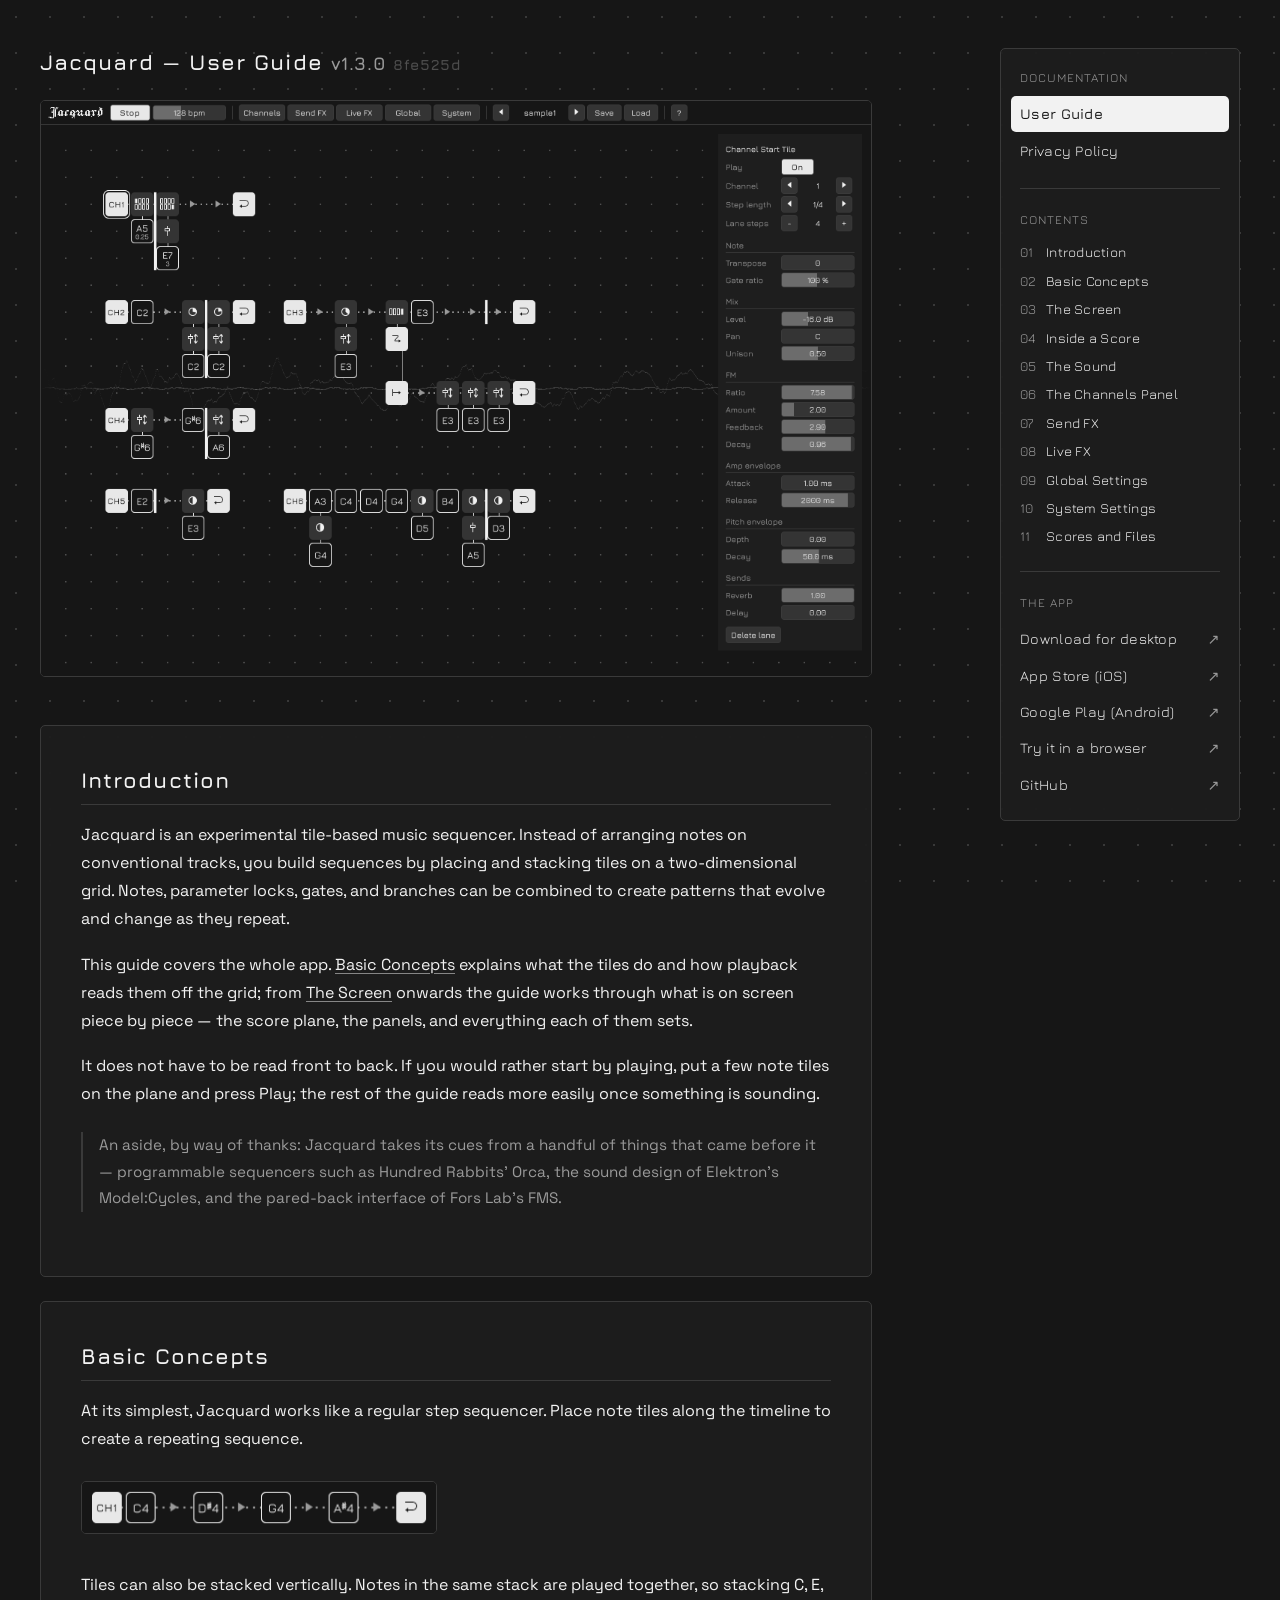
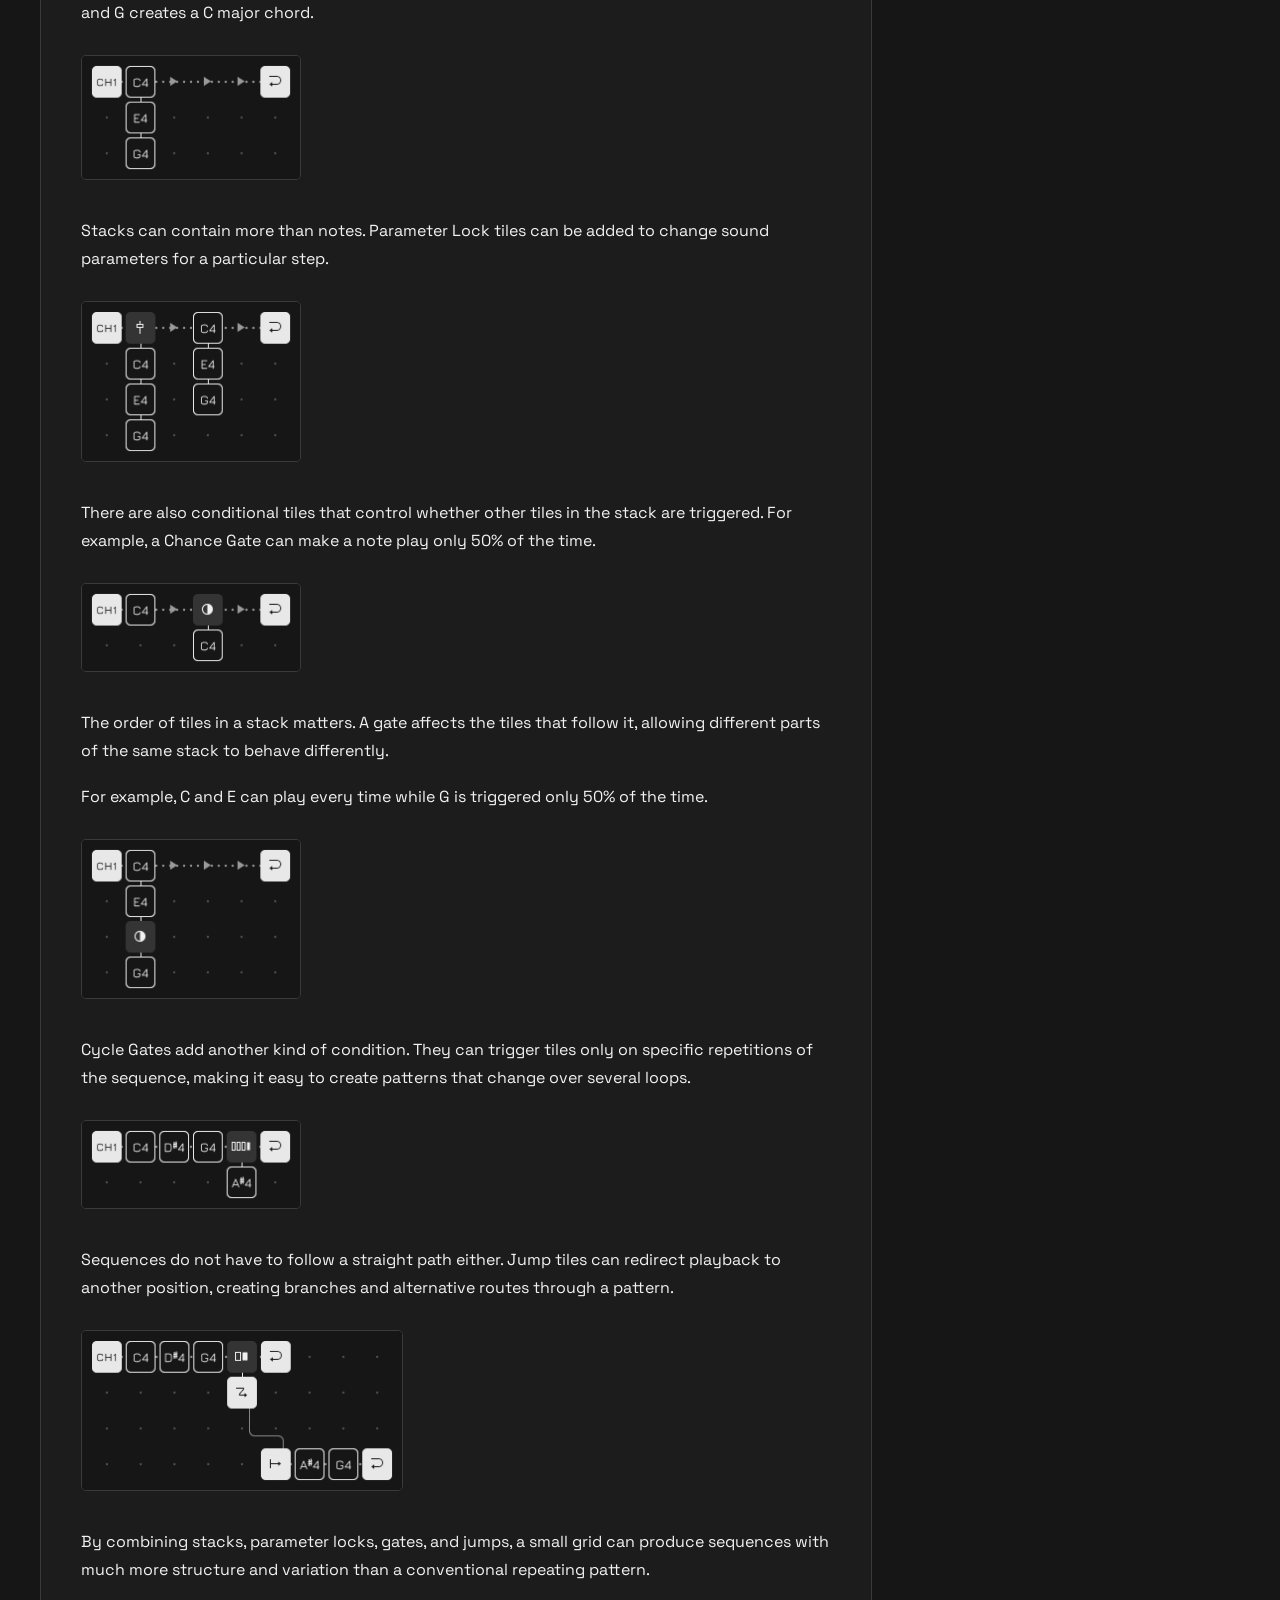
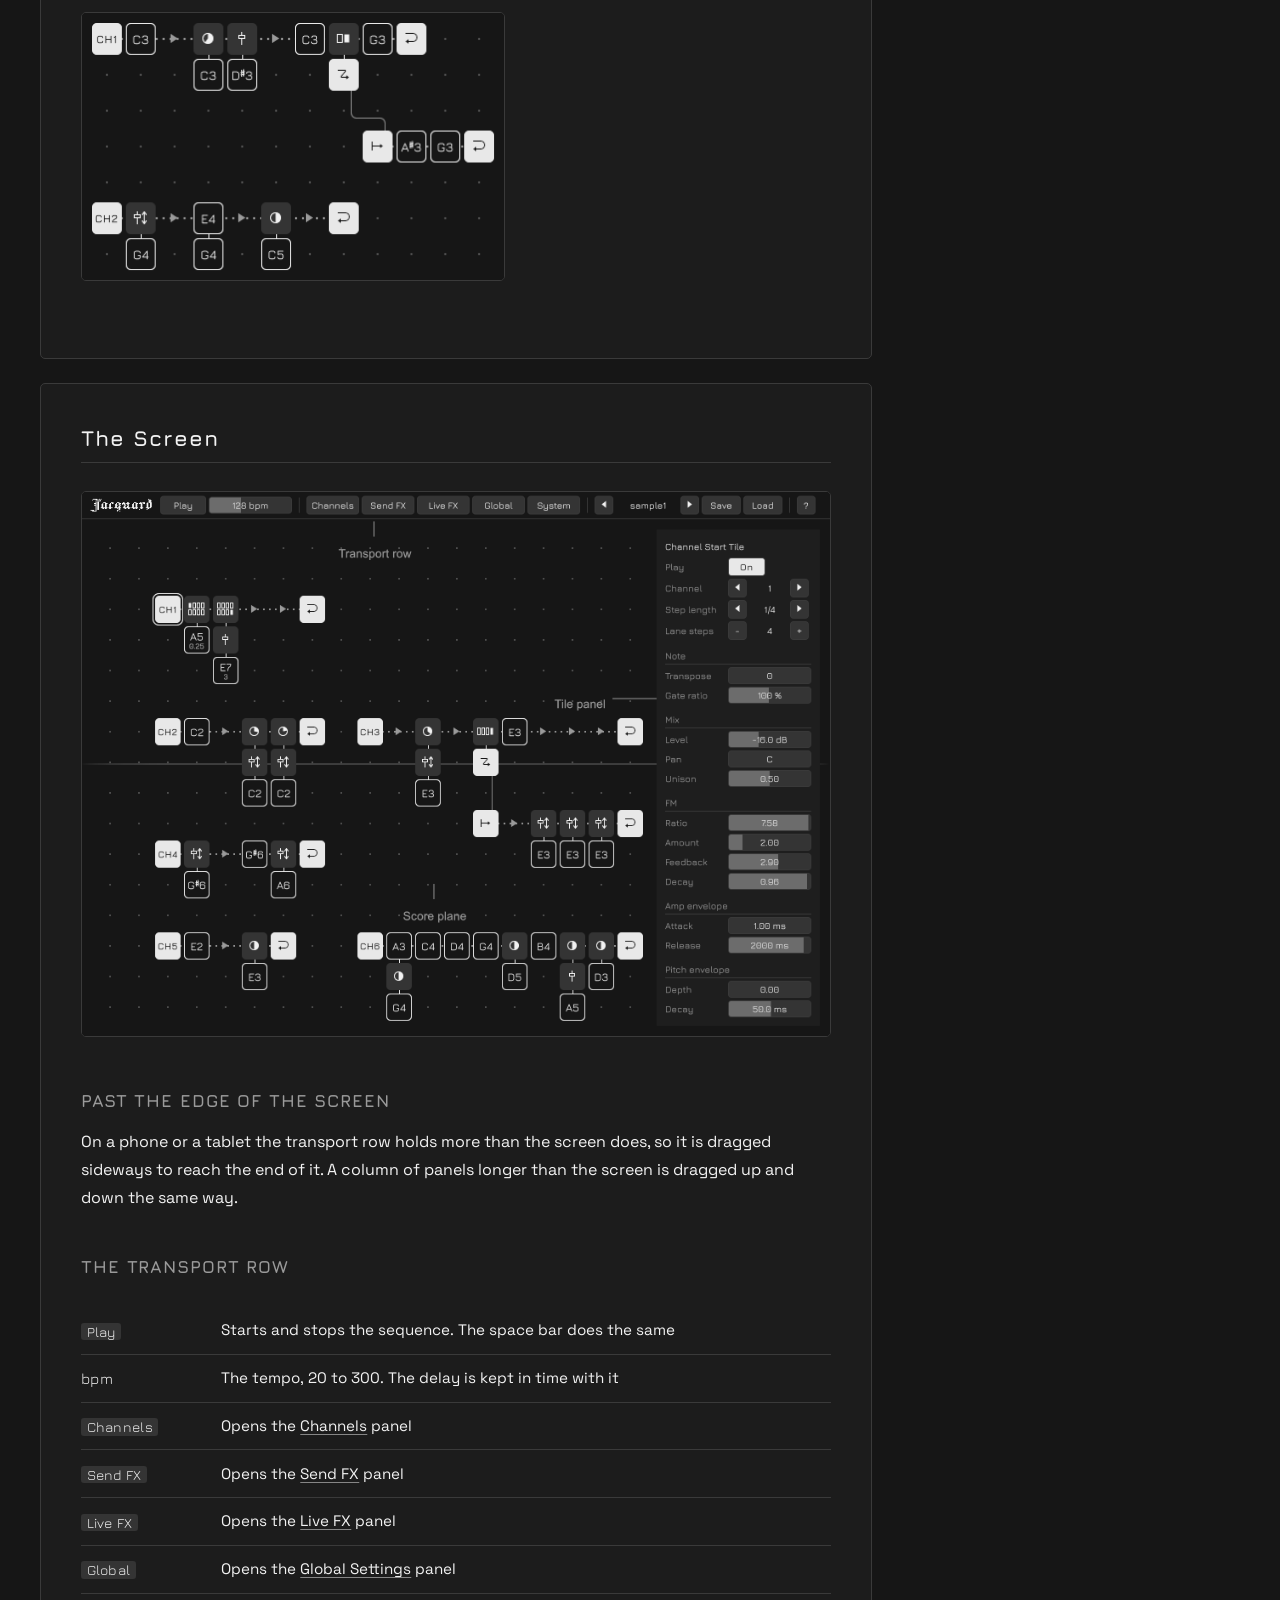
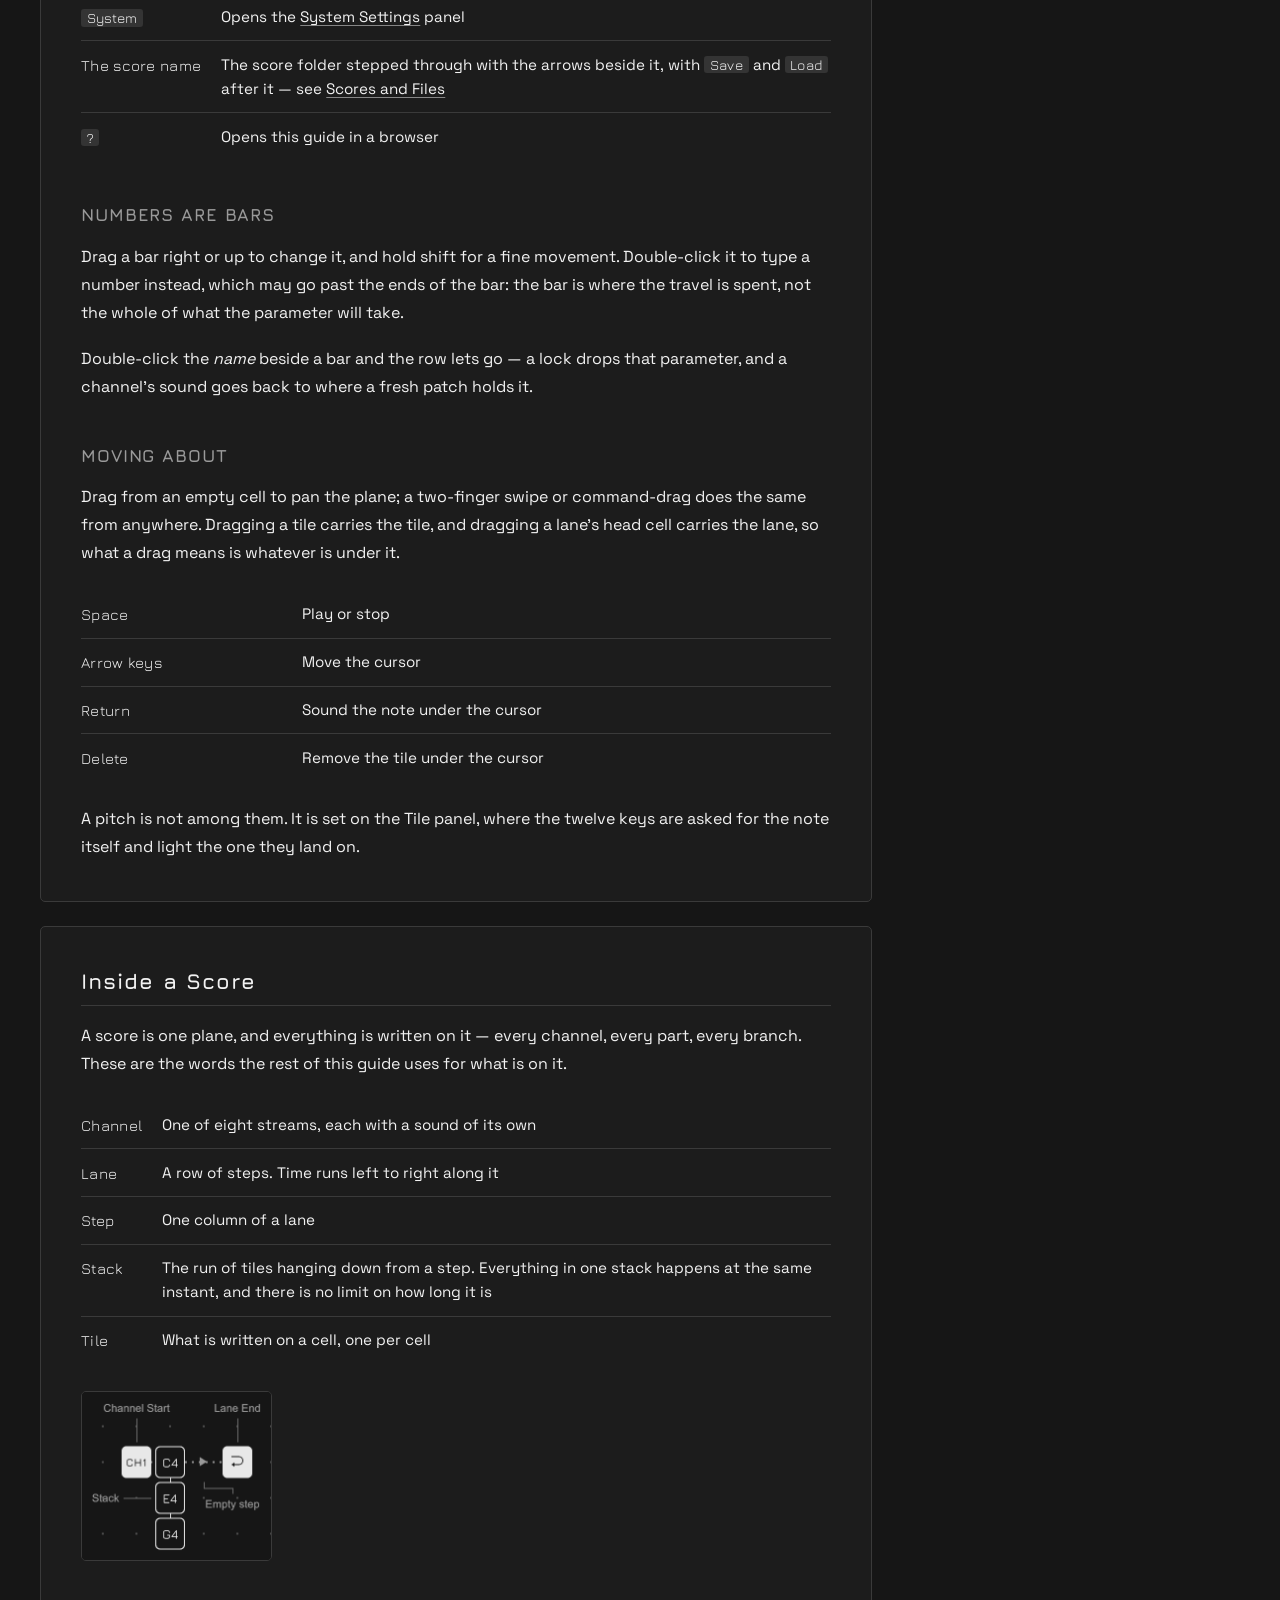
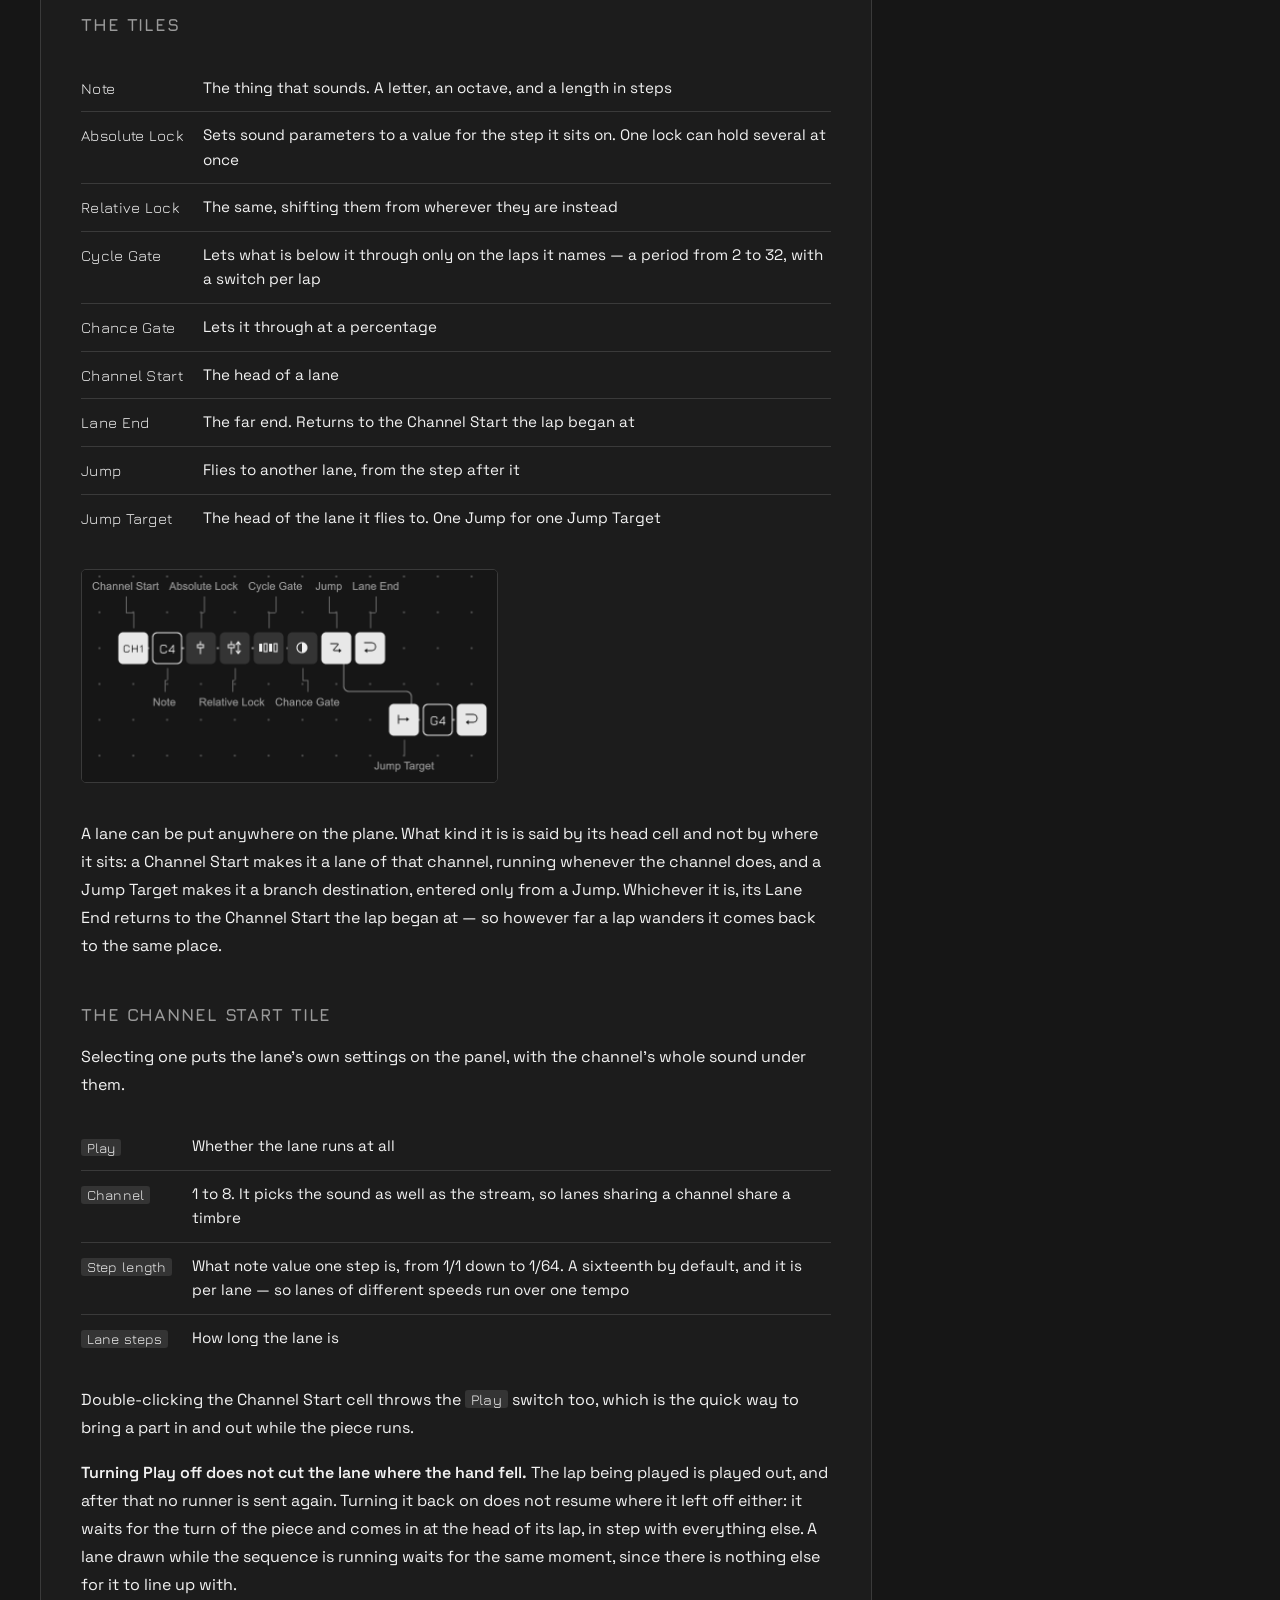
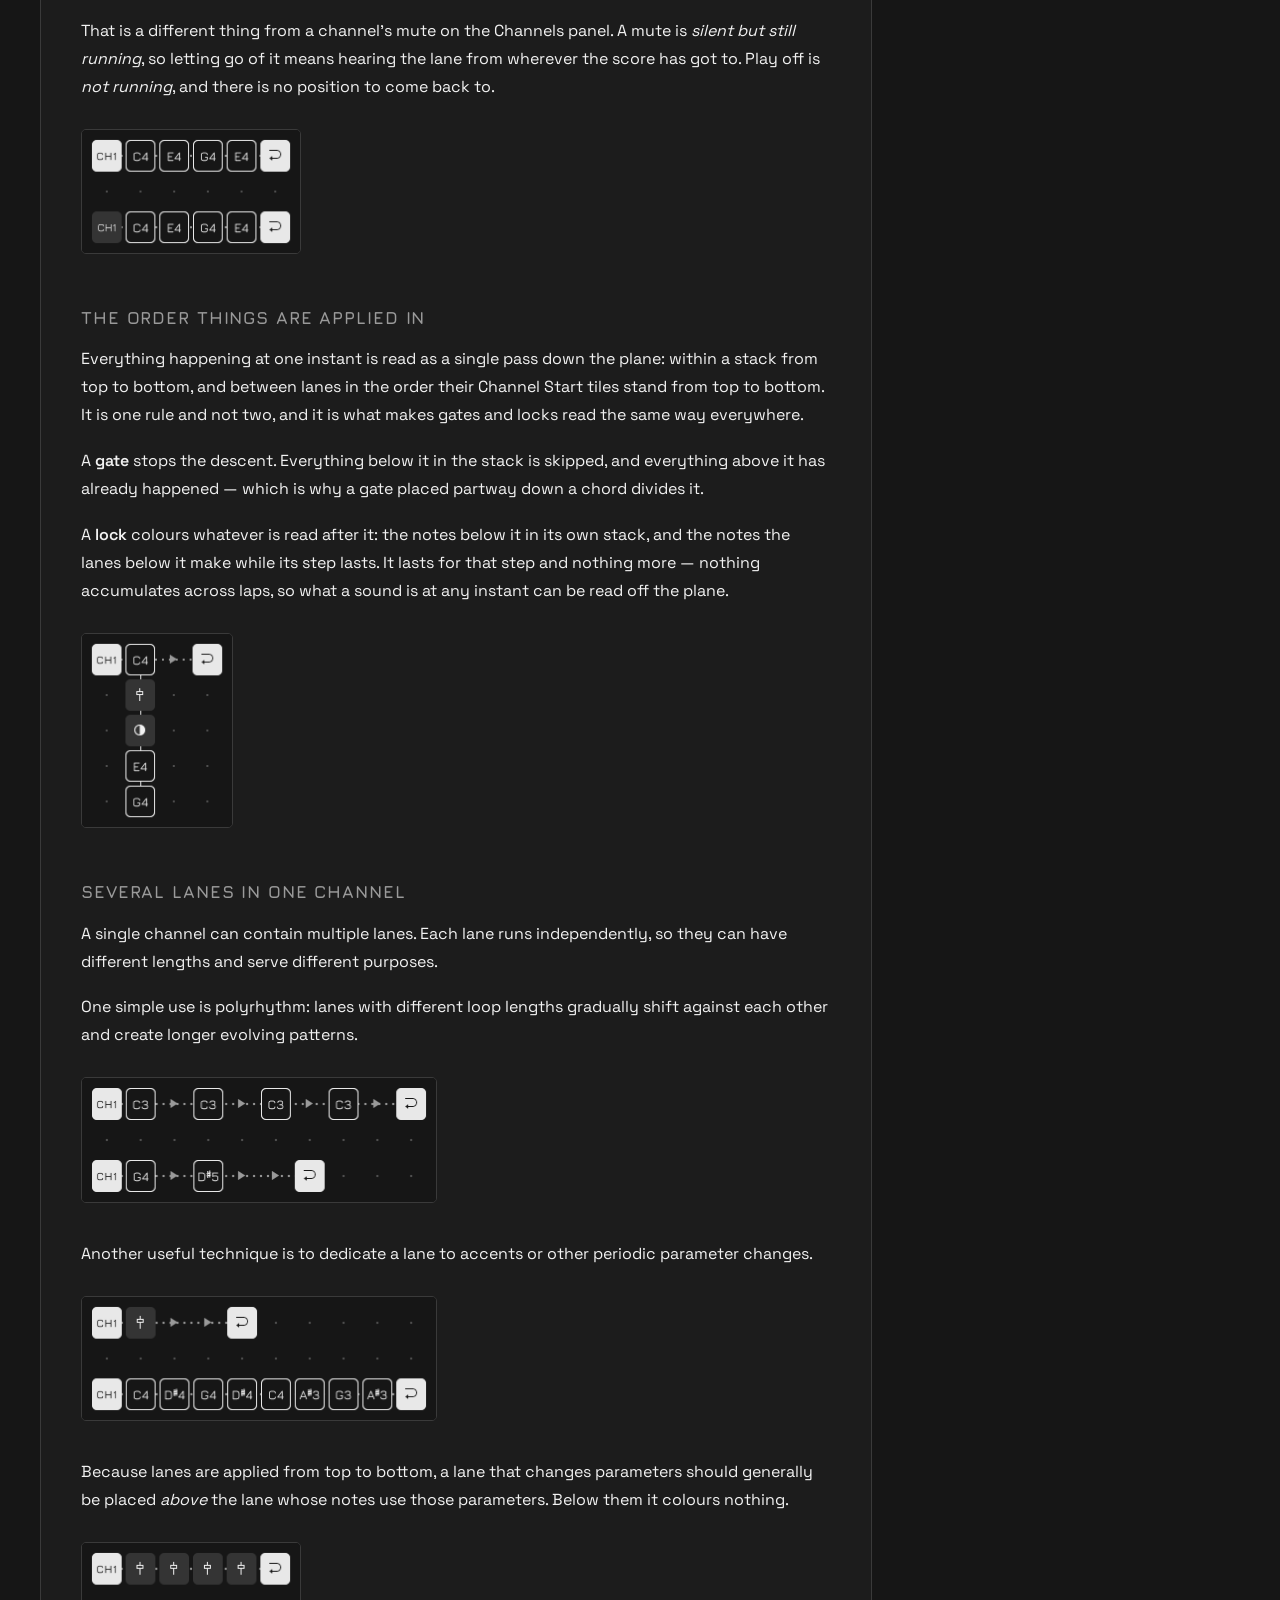
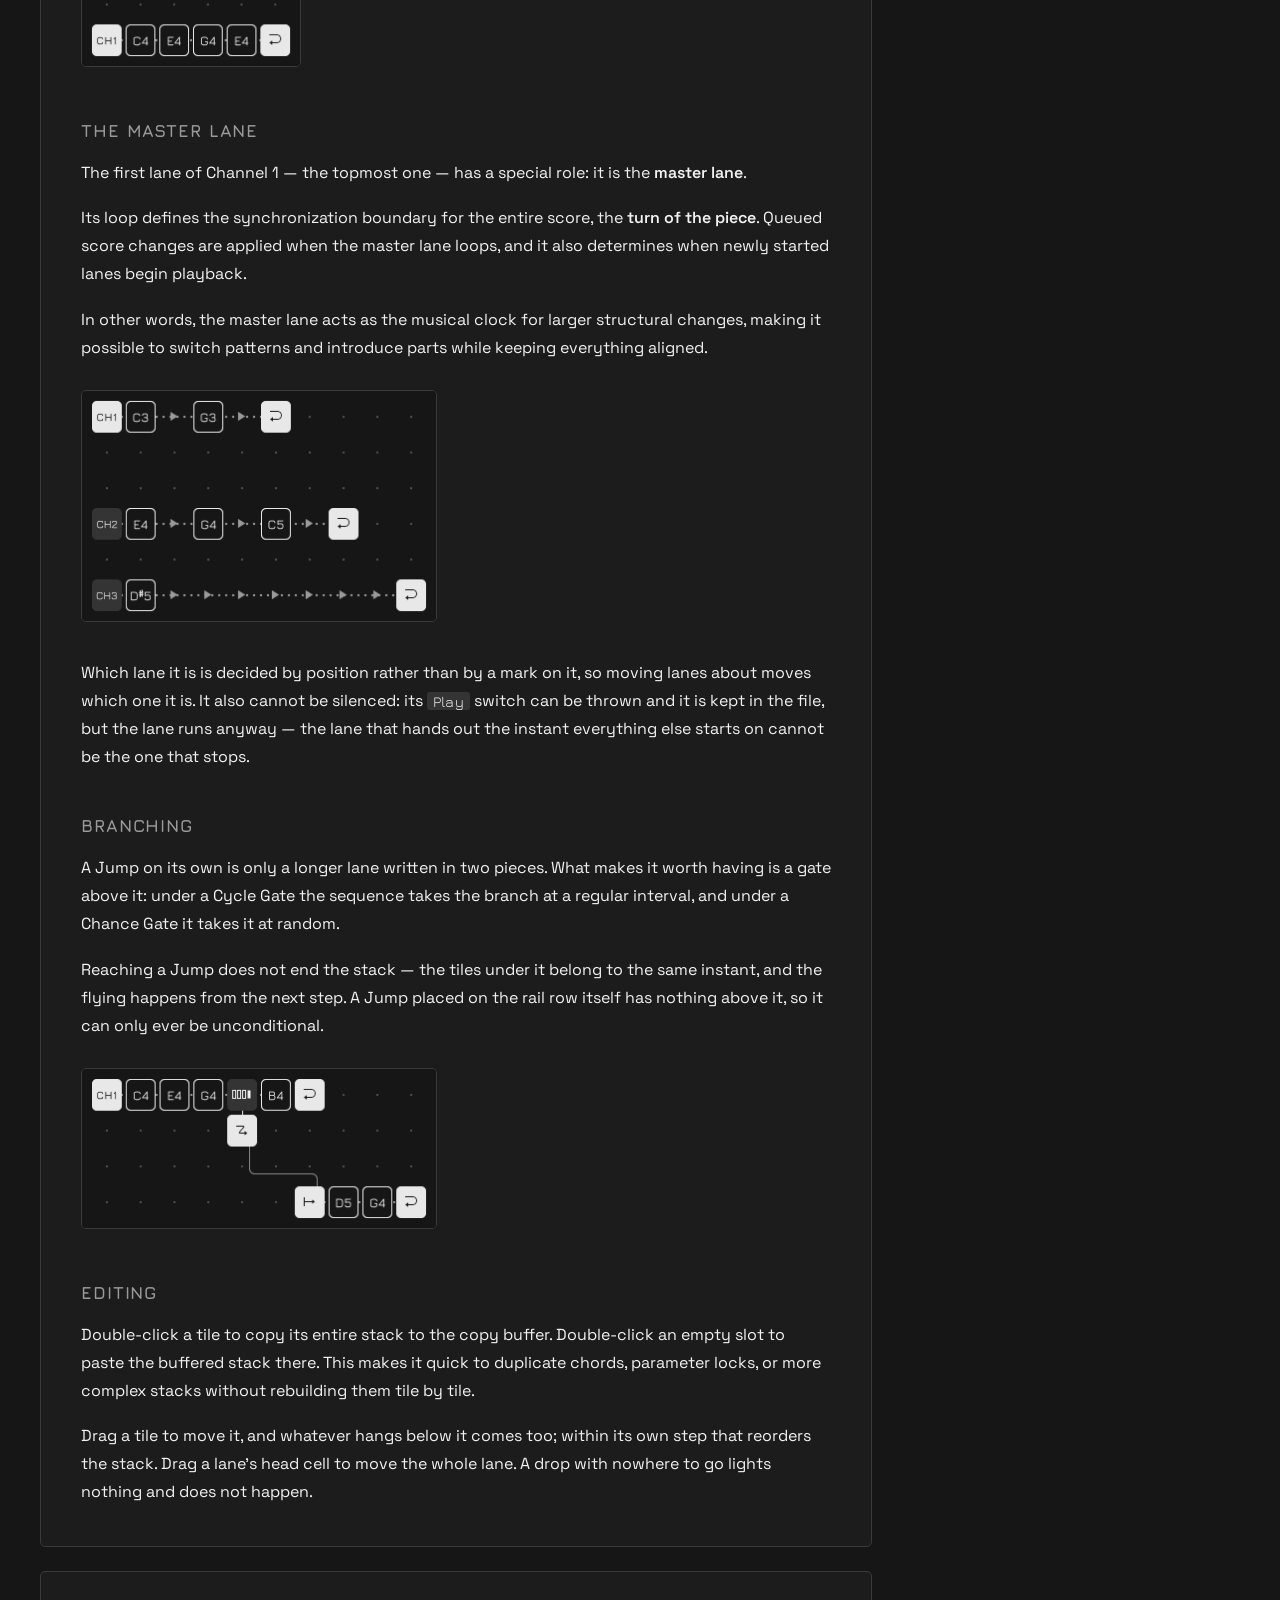
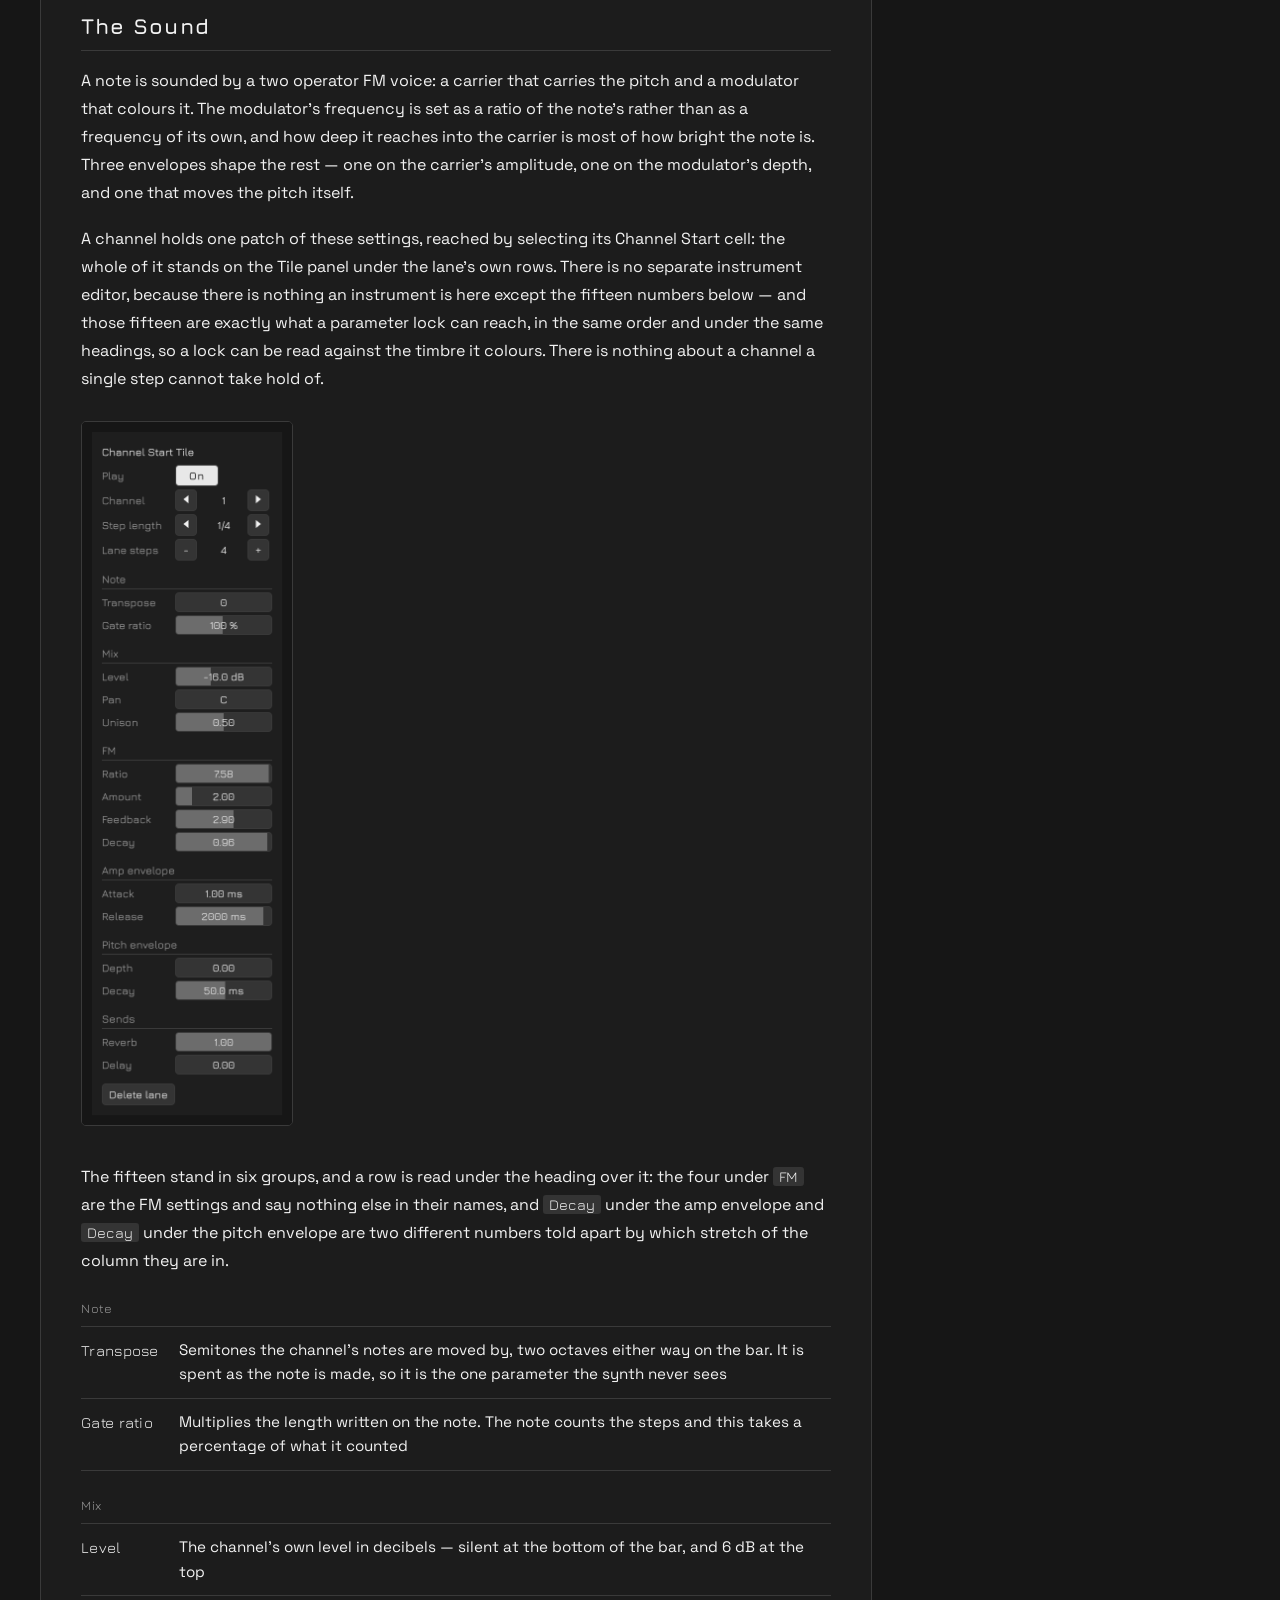
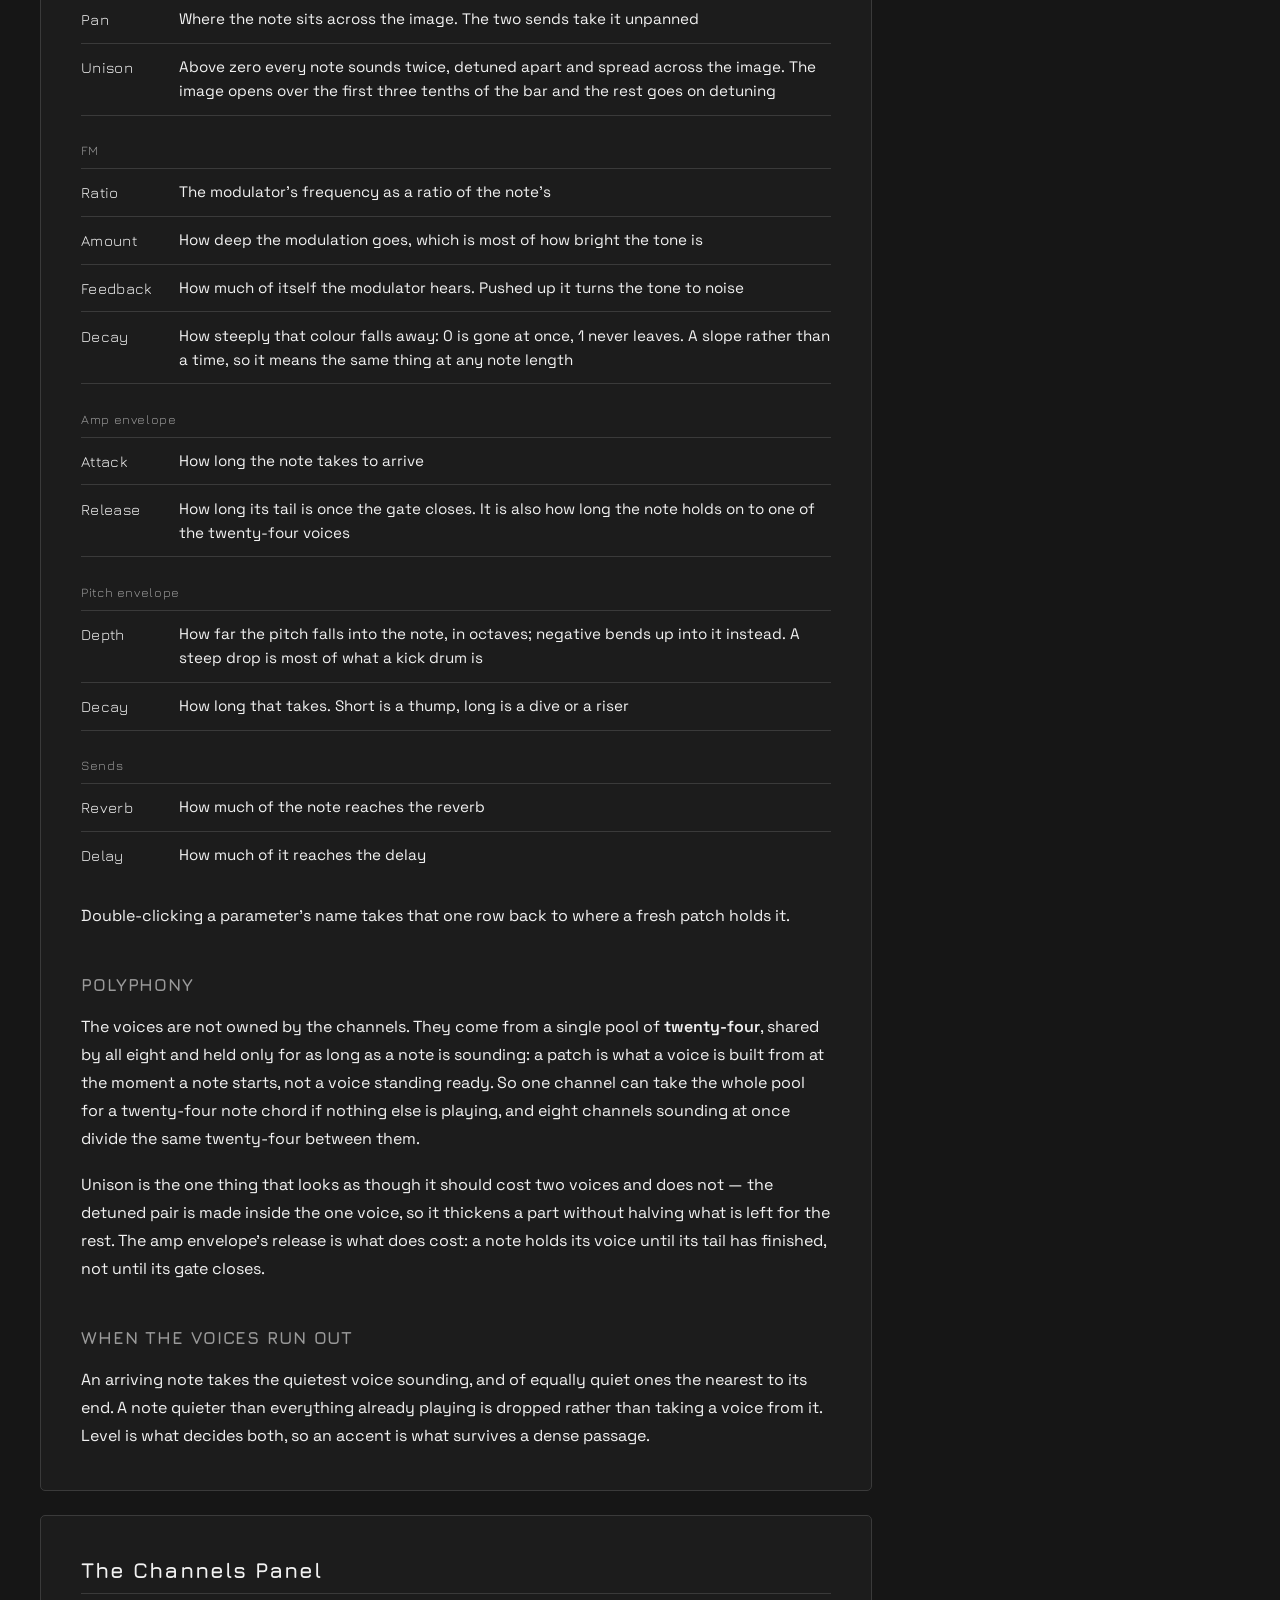
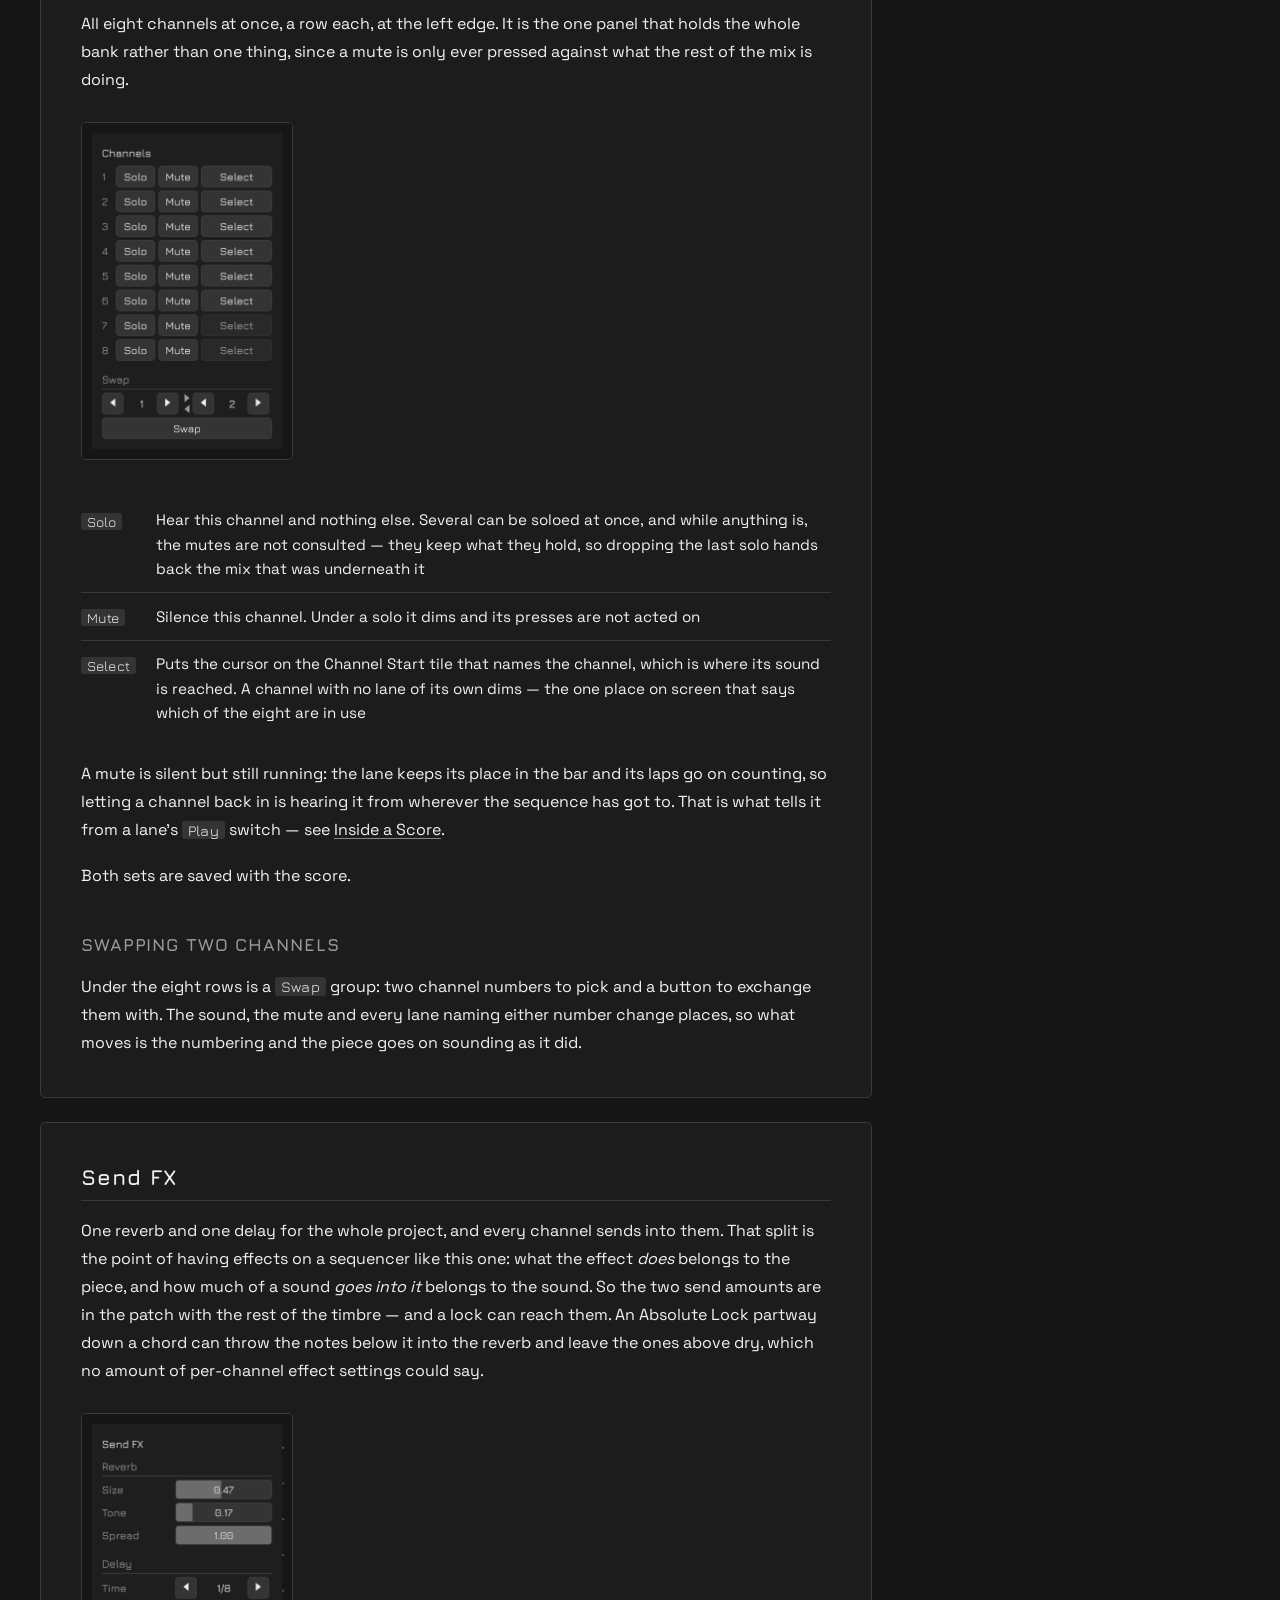
<file: index.html>
<!DOCTYPE html>
<html lang="en">
<head>
<meta charset="utf-8">
<meta name="viewport" content="width=device-width, initial-scale=1">
<title>Jacquard — User Guide v1.3.0 (8fe525d)</title>
<meta name="description" content="Jacquard is an experimental tile-based music sequencer built with Unity. Sequences are built by placing and stacking tiles on a two-dimensional grid.">
<link rel="icon" href="assets/favicon.svg" type="image/svg+xml">
<link rel="icon" href="assets/favicon.png" sizes="16x16">
<link rel="preconnect" href="https://fonts.googleapis.com">
<link rel="preconnect" href="https://fonts.gstatic.com" crossorigin>
<link href="https://fonts.googleapis.com/css2?family=Jura:wght@400;600&family=Space+Grotesk:wght@400..700&display=swap" rel="stylesheet">
<link rel="stylesheet" href="assets/style.css">
<meta property="og:title" content="Jacquard — User Guide v1.3.0 (8fe525d)">
<meta property="og:description" content="An experimental tile-based music sequencer built with Unity.">
<meta property="og:type" content="website">
<meta property="og:image" content="assets/screenshot.png">
</head>
<body>

<div class="backdrop" aria-hidden="true"></div>

<div class="page">

<main>

  <section class="hero">
    <h1>Jacquard — User Guide <span class="version">v1.3.0
    <span class="commit">8fe525d</span></span></h1>

    <figure class="shot">
      <img src="assets/screenshot.png" alt="The Jacquard interface: a score of tiles on a grid, with a panel of sound parameters at the right" width="2216" height="1536">
    </figure>
  </section>

  <section class="panel">
    <h2 id="intro">Introduction</h2>

    <p>Jacquard is an experimental tile-based music sequencer. Instead of arranging notes
    on conventional tracks, you build sequences by placing and stacking tiles on a
    two-dimensional grid. Notes, parameter locks, gates, and branches can be combined to
    create patterns that evolve and change as they repeat.</p>

    <p>This guide covers the whole app. <a href="#concepts">Basic Concepts</a> explains
    what the tiles do and how playback reads them off the grid; from
    <a href="#screen">The Screen</a> onwards the guide works through what is on screen
    piece by piece — the score plane, the panels, and everything each of them sets.</p>

    <p>It does not have to be read front to back. If you would rather start by playing,
    put a few note tiles on the plane and press Play; the rest of the guide reads more
    easily once something is sounding.</p>

    <div class="note">
      <p>An aside, by way of thanks: Jacquard takes its cues from a handful of things
      that came before it — programmable sequencers such as Hundred Rabbits' Orca, the
      sound design of Elektron's Model:Cycles, and the pared-back interface of Fors
      Lab's FMS.</p>
    </div>
  </section>

  <section class="panel">
    <h2 id="concepts">Basic Concepts</h2>

    <p>At its simplest, Jacquard works like a regular step sequencer. Place note tiles
    along the timeline to create a repeating sequence.</p>

    <figure>
      <img src="assets/figures/01-steps.png" width="356" height="52" alt="A simple step sequence with several note tiles">
    </figure>

    <p>Tiles can also be stacked vertically. Notes in the same stack are played together,
    so stacking C, E, and G creates a C major chord.</p>

    <figure>
      <img src="assets/figures/02-chord.png" width="220" height="124" alt="C, E, and G note tiles stacked vertically">
    </figure>

    <p>Stacks can contain more than notes. Parameter Lock tiles can be added to change
    sound parameters for a particular step.</p>

    <figure>
      <img src="assets/figures/03-lock.png" width="220" height="160" alt="A note stack with a Parameter Lock tile">
    </figure>

    <p>There are also conditional tiles that control whether other tiles in the stack are
    triggered. For example, a Chance Gate can make a note play only 50% of the time.</p>

    <figure>
      <img src="assets/figures/04-chance.png" width="220" height="88" alt="A note controlled by a 50% Chance Gate">
    </figure>

    <p>The order of tiles in a stack matters. A gate affects the tiles that follow it,
    allowing different parts of the same stack to behave differently.</p>

    <p>For example, C and E can play every time while G is triggered only 50% of the
    time.</p>

    <figure>
      <img src="assets/figures/05-partial-chance.png" width="220" height="160" alt="C and E followed by a 50% Chance Gate and G">
    </figure>

    <p>Cycle Gates add another kind of condition. They can trigger tiles only on specific
    repetitions of the sequence, making it easy to create patterns that change over
    several loops.</p>

    <figure>
      <img src="assets/figures/06-cycle.png" width="220" height="88" alt="A Cycle Gate triggering a note on a specific loop">
    </figure>

    <p>Sequences do not have to follow a straight path either. Jump tiles can redirect
    playback to another position, creating branches and alternative routes through a
    pattern.</p>

    <figure>
      <img src="assets/figures/07-jump.png" width="322" height="160" alt="A sequence containing a Jump tile and a branching playback path">
    </figure>

    <p>By combining stacks, parameter locks, gates, and jumps, a small grid can produce
    sequences with much more structure and variation than a conventional repeating
    pattern.</p>

    <figure>
      <img src="assets/figures/08-complex.png" width="424" height="268" alt="A complex example combining notes, stacked tiles, gates, parameter locks, and jumps">
    </figure>
  </section>

  <section class="panel">
    <h2 id="screen">The Screen</h2>

    <figure>
      <img src="assets/screens/screen.png" width="880" height="640" alt="The whole screen: the transport row across the top, the score plane under it and the Tile panel at the right, each named">
    </figure>

    <h3>Past the edge of the screen</h3>

    <p>On a phone or a tablet the transport row holds more than the screen does, so it is
    dragged sideways to reach the end of it. A column of panels longer than the screen is
    dragged up and down the same way.</p>

    <h3>The transport row</h3>

    <table>
      <tr>
        <td><span class="ui">Play</span></td>
        <td>Starts and stops the sequence. The space bar does the same</td>
      </tr>
      <tr>
        <td>bpm</td>
        <td>The tempo, 20 to 300. The delay is kept in time with it</td>
      </tr>
      <tr>
        <td><span class="ui">Channels</span></td>
        <td>Opens the <a href="#channels">Channels</a> panel</td>
      </tr>
      <tr>
        <td><span class="ui">Send FX</span></td>
        <td>Opens the <a href="#send">Send FX</a> panel</td>
      </tr>
      <tr>
        <td><span class="ui">Live FX</span></td>
        <td>Opens the <a href="#live">Live FX</a> panel</td>
      </tr>
      <tr>
        <td><span class="ui">Global</span></td>
        <td>Opens the <a href="#global">Global Settings</a> panel</td>
      </tr>
      <tr>
        <td><span class="ui">System</span></td>
        <td>Opens the <a href="#system">System Settings</a> panel</td>
      </tr>
      <tr>
        <td>The score name</td>
        <td>The score folder stepped through with the arrows beside it, with
        <span class="ui">Save</span> and <span class="ui">Load</span> after it — see
        <a href="#files">Scores and Files</a></td>
      </tr>
      <tr>
        <td><span class="ui">?</span></td>
        <td>Opens this guide in a browser</td>
      </tr>
    </table>

    <h3>Numbers are bars</h3>

    <p>Drag a bar right or up to change it, and hold shift for a fine movement.
    Double-click it to type a number instead, which may go past the ends of the bar: the
    bar is where the travel is spent, not the whole of what the parameter will take.</p>

    <p>Double-click the <em>name</em> beside a bar and the row lets go — a lock drops that
    parameter, and a channel's sound goes back to where a fresh patch holds it.</p>

    <h3>Moving about</h3>

    <p>Drag from an empty cell to pan the plane; a two-finger swipe or command-drag does
    the same from anywhere. Dragging a tile carries the tile, and dragging a lane's head
    cell carries the lane, so what a drag means is whatever is under it.</p>

    <table>
      <tr><td>Space</td><td>Play or stop</td></tr>
      <tr><td>Arrow keys</td><td>Move the cursor</td></tr>
      <tr><td>Return</td><td>Sound the note under the cursor</td></tr>
      <tr><td>Delete</td><td>Remove the tile under the cursor</td></tr>
    </table>

    <p>A pitch is not among them. It is set on the Tile panel, where the twelve keys are
    asked for the note itself and light the one they land on.</p>
  </section>

  <section class="panel">
    <h2 id="score">Inside a Score</h2>

    <p>A score is one plane, and everything is written on it — every channel, every part,
    every branch. These are the words the rest of this guide uses for what is on it.</p>

    <table>
      <tr>
        <td>Channel</td>
        <td>One of eight streams, each with a sound of its own</td>
      </tr>
      <tr>
        <td>Lane</td>
        <td>A row of steps. Time runs left to right along it</td>
      </tr>
      <tr>
        <td>Step</td>
        <td>One column of a lane</td>
      </tr>
      <tr>
        <td>Stack</td>
        <td>The run of tiles hanging down from a step. Everything in one stack happens at
        the same instant, and there is no limit on how long it is</td>
      </tr>
      <tr>
        <td>Tile</td>
        <td>What is written on a cell, one per cell</td>
      </tr>
    </table>

    <figure>
      <img src="assets/figures/13-anatomy.png" width="191" height="169" alt="One lane with its parts named: the Channel Start at the head, a step holding a stack of three tiles, an empty step and the Lane End">
    </figure>

    <h3>The tiles</h3>

    <table>
      <tr>
        <td>Note</td>
        <td>The thing that sounds. A letter, an octave, and a length in steps</td>
      </tr>
      <tr>
        <td>Absolute Lock</td>
        <td>Sets sound parameters to a value for the step it sits on. One lock can hold
        several at once</td>
      </tr>
      <tr>
        <td>Relative Lock</td>
        <td>The same, shifting them from wherever they are instead</td>
      </tr>
      <tr>
        <td>Cycle Gate</td>
        <td>Lets what is below it through only on the laps it names — a period from 2 to
        32, with a switch per lap</td>
      </tr>
      <tr>
        <td>Chance Gate</td>
        <td>Lets it through at a percentage</td>
      </tr>
      <tr>
        <td>Channel Start</td>
        <td>The head of a lane</td>
      </tr>
      <tr>
        <td>Lane End</td>
        <td>The far end. Returns to the Channel Start the lap began at</td>
      </tr>
      <tr>
        <td>Jump</td>
        <td>Flies to another lane, from the step after it</td>
      </tr>
      <tr>
        <td>Jump Target</td>
        <td>The head of the lane it flies to. One Jump for one Jump Target</td>
      </tr>
    </table>

    <figure>
      <img src="assets/figures/14-tiles.png" width="417" height="213" alt="One of each of the nine tiles on the plane, each named: Channel Start, Note, Absolute Lock, Relative Lock, Cycle Gate, Chance Gate, Jump, Lane End and Jump Target">
    </figure>

    <p>A lane can be put anywhere on the plane. What kind it is is said by its head cell
    and not by where it sits: a Channel Start makes it a lane of that channel, running
    whenever the channel does, and a Jump Target makes it a branch destination, entered
    only from a Jump. Whichever it is, its Lane End returns to the Channel Start the lap
    began at — so however far a lap wanders it comes back to the same place.</p>

    <h3>The Channel Start tile</h3>

    <p>Selecting one puts the lane's own settings on the panel, with the channel's whole
    sound under them.</p>

    <table>
      <tr>
        <td><span class="ui">Play</span></td>
        <td>Whether the lane runs at all</td>
      </tr>
      <tr>
        <td><span class="ui">Channel</span></td>
        <td>1 to 8. It picks the sound as well as the stream, so lanes sharing a channel
        share a timbre</td>
      </tr>
      <tr>
        <td><span class="ui">Step length</span></td>
        <td>What note value one step is, from 1/1 down to 1/64. A sixteenth by default, and
        it is per lane — so lanes of different speeds run over one tempo</td>
      </tr>
      <tr>
        <td><span class="ui">Lane steps</span></td>
        <td>How long the lane is</td>
      </tr>
    </table>

    <p>Double-clicking the Channel Start cell throws the <span class="ui">Play</span>
    switch too, which is the quick way to bring a part in and out while the piece
    runs.</p>

    <p><strong>Turning Play off does not cut the lane where the hand fell.</strong> The lap
    being played is played out, and after that no runner is sent again. Turning it back on
    does not resume where it left off either: it waits for the turn of the piece and comes
    in at the head of its lap, in step with everything else. A lane drawn while the
    sequence is running waits for the same moment, since there is nothing else for it to
    line up with.</p>

    <p>That is a different thing from a channel's mute on the Channels panel. A mute is
    <em>silent but still running</em>, so letting go of it means hearing the lane from
    wherever the score has got to. Play off is <em>not running</em>, and there is no
    position to come back to.</p>

    <figure>
      <img src="assets/figures/15-play.png" width="220" height="124" alt="Two lanes of the same channel, one with Play on and one with it off">
    </figure>

    <h3>The order things are applied in</h3>

    <p>Everything happening at one instant is read as a single pass down the plane: within
    a stack from top to bottom, and between lanes in the order their Channel Start tiles
    stand from top to bottom. It is one rule and not two, and it is what makes gates and
    locks read the same way everywhere.</p>

    <p>A <strong>gate</strong> stops the descent. Everything below it in the stack is
    skipped, and everything above it has already happened — which is why a gate placed
    partway down a chord divides it.</p>

    <p>A <strong>lock</strong> colours whatever is read after it: the notes below it in its
    own stack, and the notes the lanes below it make while its step lasts. It lasts for
    that step and nothing more — nothing accumulates across laps, so what a sound is at any
    instant can be read off the plane.</p>

    <figure>
      <img src="assets/figures/16-descent.png" width="152" height="196" alt="One stack holding a note, a lock, a gate and two more notes">
    </figure>

    <h3>Several lanes in one channel</h3>

    <p>A single channel can contain multiple lanes. Each lane runs independently, so they
    can have different lengths and serve different purposes.</p>

    <p>One simple use is polyrhythm: lanes with different loop lengths gradually shift
    against each other and create longer evolving patterns.</p>

    <figure>
      <img src="assets/figures/09-polyrhythm.png" width="356" height="124" alt="Two lanes with different loop lengths creating a polyrhythm">
    </figure>

    <p>Another useful technique is to dedicate a lane to accents or other periodic
    parameter changes.</p>

    <figure>
      <img src="assets/figures/10-accent.png" width="356" height="124" alt="A note lane combined with a shorter accent lane">
    </figure>

    <p>Because lanes are applied from top to bottom, a lane that changes parameters should
    generally be placed <em>above</em> the lane whose notes use those parameters. Below
    them it colours nothing.</p>

    <figure>
      <img src="assets/figures/11-lock-lane.png" width="220" height="124" alt="Parameter Lock lane above a note lane">
    </figure>

    <h3>The master lane</h3>

    <p>The first lane of Channel 1 — the topmost one — has a special role: it is the
    <strong>master lane</strong>.</p>

    <p>Its loop defines the synchronization boundary for the entire score, the
    <strong>turn of the piece</strong>. Queued score changes are applied when the master
    lane loops, and it also determines when newly started lanes begin playback.</p>

    <p>In other words, the master lane acts as the musical clock for larger structural
    changes, making it possible to switch patterns and introduce parts while keeping
    everything aligned.</p>

    <figure>
      <img src="assets/figures/12-master.png" width="356" height="232" alt="Master lane controlling synchronized score switching and lane start timing">
    </figure>

    <p>Which lane it is is decided by position rather than by a mark on it, so moving lanes
    about moves which one it is. It also cannot be silenced: its
    <span class="ui">Play</span> switch can be thrown and it is kept in the file, but the
    lane runs anyway — the lane that hands out the instant everything else starts on cannot
    be the one that stops.</p>

    <h3>Branching</h3>

    <p>A Jump on its own is only a longer lane written in two pieces. What makes it worth
    having is a gate above it: under a Cycle Gate the sequence takes the branch at a
    regular interval, and under a Chance Gate it takes it at random.</p>

    <p>Reaching a Jump does not end the stack — the tiles under it belong to the same
    instant, and the flying happens from the next step. A Jump placed on the rail row
    itself has nothing above it, so it can only ever be unconditional.</p>

    <figure>
      <img src="assets/figures/17-branch.png" width="356" height="160" alt="A Cycle Gate above a Jump, with the lane running straight on past it">
    </figure>

    <h3>Editing</h3>

    <p>Double-click a tile to copy its entire stack to the copy buffer. Double-click an
    empty slot to paste the buffered stack there. This makes it quick to duplicate chords,
    parameter locks, or more complex stacks without rebuilding them tile by tile.</p>

    <p>Drag a tile to move it, and whatever hangs below it comes too; within its own step
    that reorders the stack. Drag a lane's head cell to move the whole lane. A drop with
    nowhere to go lights nothing and does not happen.</p>
  </section>

  <section class="panel">
    <h2 id="sound">The Sound</h2>

    <p>A note is sounded by a two operator FM voice: a carrier that carries the pitch and
    a modulator that colours it. The modulator's frequency is set as a ratio of the note's
    rather than as a frequency of its own, and how deep it reaches into the carrier is
    most of how bright the note is. Three envelopes shape the rest — one on the carrier's
    amplitude, one on the modulator's depth, and one that moves the pitch itself.</p>

    <p>A channel holds one patch of these settings, reached by selecting its Channel Start
    cell: the whole of it stands on the Tile panel under the lane's own rows. There is no
    separate instrument editor, because there is nothing an instrument is here except the
    fifteen numbers below — and those fifteen are exactly what a parameter lock can
    reach, in the same order and under the same headings, so a lock can be read against
    the timbre it colours. There is nothing about a channel a single step cannot take
    hold of.</p>

    <figure>
      <img src="assets/screens/tile-sound.png" width="212" height="710" alt="The Tile panel with a Channel Start selected: the lane's own rows, and the channel's whole sound under them in six groups">
    </figure>

    <p>The fifteen stand in six groups, and a row is read under the heading over it: the
    four under <span class="ui">FM</span> are the FM settings and say nothing else in
    their names, and <span class="ui">Decay</span> under the amp envelope and
    <span class="ui">Decay</span> under the pitch envelope are two different numbers told
    apart by which stretch of the column they are in.</p>

    <table>
      <tr class="group"><td colspan="2">Note</td></tr>
      <tr>
        <td>Transpose</td>
        <td>Semitones the channel's notes are moved by, two octaves either way on the bar.
        It is spent as the note is made, so it is the one parameter the synth never
        sees</td>
      </tr>
      <tr>
        <td>Gate ratio</td>
        <td>Multiplies the length written on the note. The note counts the steps and this
        takes a percentage of what it counted</td>
      </tr>
      <tr class="group"><td colspan="2">Mix</td></tr>
      <tr>
        <td>Level</td>
        <td>The channel's own level in decibels — silent at the bottom of the bar, and
        6&nbsp;dB at the top</td>
      </tr>
      <tr>
        <td>Pan</td>
        <td>Where the note sits across the image. The two sends take it unpanned</td>
      </tr>
      <tr>
        <td>Unison</td>
        <td>Above zero every note sounds twice, detuned apart and spread across the image.
        The image opens over the first three tenths of the bar and the rest goes on
        detuning</td>
      </tr>
      <tr class="group"><td colspan="2">FM</td></tr>
      <tr>
        <td>Ratio</td>
        <td>The modulator's frequency as a ratio of the note's</td>
      </tr>
      <tr>
        <td>Amount</td>
        <td>How deep the modulation goes, which is most of how bright the tone is</td>
      </tr>
      <tr>
        <td>Feedback</td>
        <td>How much of itself the modulator hears. Pushed up it turns the tone to
        noise</td>
      </tr>
      <tr>
        <td>Decay</td>
        <td>How steeply that colour falls away: 0 is gone at once, 1 never leaves. A slope
        rather than a time, so it means the same thing at any note length</td>
      </tr>
      <tr class="group"><td colspan="2">Amp envelope</td></tr>
      <tr>
        <td>Attack</td>
        <td>How long the note takes to arrive</td>
      </tr>
      <tr>
        <td>Release</td>
        <td>How long its tail is once the gate closes. It is also how long the note holds
        on to one of the twenty-four voices</td>
      </tr>
      <tr class="group"><td colspan="2">Pitch envelope</td></tr>
      <tr>
        <td>Depth</td>
        <td>How far the pitch falls into the note, in octaves; negative bends up into it
        instead. A steep drop is most of what a kick drum is</td>
      </tr>
      <tr>
        <td>Decay</td>
        <td>How long that takes. Short is a thump, long is a dive or a riser</td>
      </tr>
      <tr class="group"><td colspan="2">Sends</td></tr>
      <tr>
        <td>Reverb</td>
        <td>How much of the note reaches the reverb</td>
      </tr>
      <tr>
        <td>Delay</td>
        <td>How much of it reaches the delay</td>
      </tr>
    </table>

    <p>Double-clicking a parameter's name takes that one row back to where a fresh patch
    holds it.</p>

    <h3>Polyphony</h3>

    <p>The voices are not owned by the channels. They come from a single pool of
    <strong>twenty-four</strong>, shared by all eight and held only for as long as a note
    is sounding: a patch is what a voice is built from at the moment a note starts, not a
    voice standing ready. So one channel can take the whole pool for a twenty-four note
    chord if nothing else is playing, and eight channels sounding at once divide the same
    twenty-four between them.</p>

    <p>Unison is the one thing that looks as though it should cost two voices and does
    not — the detuned pair is made inside the one voice, so it thickens a part without
    halving what is left for the rest. The amp envelope's release is what does cost: a note
    holds its voice until its tail has finished, not until its gate closes.</p>

    <h3>When the voices run out</h3>

    <p>An arriving note takes the quietest voice sounding, and of equally quiet ones the
    nearest to its end. A note quieter than everything already playing is dropped rather
    than taking a voice from it. Level is what decides both, so an accent is what survives
    a dense passage.</p>
  </section>

  <section class="panel">
    <h2 id="channels">The Channels Panel</h2>

    <p>All eight channels at once, a row each, at the left edge. It is the one panel that
    holds the whole bank rather than one thing, since a mute is only ever pressed against
    what the rest of the mix is doing.</p>

    <figure>
      <img src="assets/screens/channels.png" width="212" height="339" alt="The Channels panel: eight rows of a channel number with Solo, Mute and Select on each, and the Swap group under them">
    </figure>

    <table>
      <tr>
        <td><span class="ui">Solo</span></td>
        <td>Hear this channel and nothing else. Several can be soloed at once, and while
        anything is, the mutes are not consulted — they keep what they hold, so dropping
        the last solo hands back the mix that was underneath it</td>
      </tr>
      <tr>
        <td><span class="ui">Mute</span></td>
        <td>Silence this channel. Under a solo it dims and its presses are not acted
        on</td>
      </tr>
      <tr>
        <td><span class="ui">Select</span></td>
        <td>Puts the cursor on the Channel Start tile that names the channel, which is
        where its sound is reached. A channel with no lane of its own dims — the one place
        on screen that says which of the eight are in use</td>
      </tr>
    </table>

    <p>A mute is silent but still running: the lane keeps its place in the bar and its
    laps go on counting, so letting a channel back in is hearing it from wherever the
    sequence has got to. That is what tells it from a lane's <span class="ui">Play</span>
    switch — see <a href="#score">Inside a Score</a>.</p>

    <p>Both sets are saved with the score.</p>

    <h3>Swapping two channels</h3>

    <p>Under the eight rows is a <span class="ui">Swap</span> group: two channel numbers
    to pick and a button to exchange them with. The sound, the mute and every lane naming
    either number change places, so what moves is the numbering and the piece goes on
    sounding as it did.</p>
  </section>

  <section class="panel">
    <h2 id="send">Send FX</h2>

    <p>One reverb and one delay for the whole project, and every channel sends into them.
    That split is the point of having effects on a sequencer like this one: what the effect
    <em>does</em> belongs to the piece, and how much of a sound <em>goes into it</em>
    belongs to the sound. So the two send amounts are in the patch with the rest of the
    timbre — and a lock can reach them. An Absolute Lock partway down a chord can throw the
    notes below it into the reverb and leave the ones above dry, which no amount of
    per-channel effect settings could say.</p>

    <figure>
      <img src="assets/screens/send-fx.png" width="212" height="275" alt="The Send FX panel, with the reverb and the delay">
    </figure>

    <table>
      <tr>
        <td>Reverb Size</td>
        <td>The tail, from a small room to a long hall</td>
      </tr>
      <tr>
        <td>Reverb Tone</td>
        <td>How much of the tail's top survives each lap</td>
      </tr>
      <tr>
        <td>Reverb Spread</td>
        <td>How wide it sits, from a correlated pair to fully spread</td>
      </tr>
      <tr>
        <td>Delay Time</td>
        <td>A note value against the beat rather than a number of milliseconds, so it stays
        in time when the tempo moves. Nine rungs from 1/32 to 1/4, triplets and dotted
        values among them</td>
      </tr>
      <tr>
        <td>Delay Feedback</td>
        <td>How much of a repeat comes back</td>
      </tr>
      <tr>
        <td>Delay Tone</td>
        <td>How much of a repeat's top survives, so the repeats dull as they go</td>
      </tr>
      <tr>
        <td>Delay Spread</td>
        <td>Straight stereo through to full ping-pong</td>
      </tr>
    </table>

    <p>Both effects are saved with the score.</p>
  </section>

  <section class="panel">
    <h2 id="live">Live FX</h2>

    <p>Twelve buttons along the bottom that act only while they are held, on whatever the
    sequence is about to play. A note already sounding is never touched, and nothing here
    is written to the score or saved with it — so none of it is held to the scale or the
    transpose either.</p>

    <figure>
      <img src="assets/screens/live-fx.png" width="475" height="126" alt="The Live FX panel, twelve buttons in two rows">
    </figure>

    <table>
      <tr>
        <td>Reverb / Delay</td>
        <td>Every note goes all the way into that effect</td>
      </tr>
      <tr>
        <td>Stab / Sustain</td>
        <td>Gate and release cut short, or both doubled</td>
      </tr>
      <tr>
        <td>Oct - / Oct +</td>
        <td>An octave down or up</td>
      </tr>
      <tr>
        <td>Fall / Rise</td>
        <td>A semitone a step away from where the button was pressed, back to nothing after
        two bars</td>
      </tr>
      <tr>
        <td>Roll 1/16 &hellip; 1/4</td>
        <td>One, two, three or four steps of the sequence, caught from where the button was
        pressed and played in place of what follows</td>
      </tr>
    </table>

    <p>A roll of a sixteenth plays from the moment it is asked for; the longer ones let the
    sequence through for the rest of their own length, recording it, before they stand in
    for anything. A roll pressed where there is nothing to catch waits rather than holding
    the silence, so a sixteenth landing a step wide of the note you meant still rolls a
    note.</p>

    <p><strong>Anything held at once applies at once</strong> — an octave up under a stab,
    both sends, a rise through a reverb. The rolls are the exception, since all four stand
    in for the same sequence: the one pressed last is the one that plays, and letting it go
    hands back to whichever is still held. With a mouse only one button can be held at a
    time; a touch screen holds one per finger.</p>
  </section>

  <section class="panel">
    <h2 id="global">Global Settings</h2>

    <p>What is set for the whole piece and answers to no cell. Both groups are saved with
    the score.</p>

    <figure>
      <img src="assets/screens/global.png" width="212" height="228" alt="The Global panel, with the scale keyboard and the limiter">
    </figure>

    <h3>Scale</h3>

    <p>Twelve switches laid out as a keyboard, one per semitone, deciding which pitches the
    piece is allowed to land on. A note the scale does not allow is <em>snapped</em> to the
    nearest one it does rather than dropped — a note that does not sound is a hole in the
    music.</p>

    <p>It takes effect at the moment of sounding and does not rewrite anything: the tiles
    keep the pitches they were written with, so a key can be tried and taken off again. A
    channel's Transpose is applied first and the scale after it, so a part moved into
    another register still lands in the key.</p>

    <h3>Limiter</h3>

    <table>
      <tr>
        <td>Threshold</td>
        <td>Where limiting begins. This is the one that is played: the make-up gain follows
        it, so the mix gets louder as it gets harder rather than quieter</td>
      </tr>
      <tr>
        <td>Attack</td>
        <td>How quickly it takes hold</td>
      </tr>
      <tr>
        <td>Release</td>
        <td>How quickly it lets go</td>
      </tr>
    </table>
  </section>

  <section class="panel">
    <h2 id="system">System Settings</h2>

    <p>What is set about the app rather than about the piece. <strong>Nothing here is saved
    with a score</strong>; it is remembered for the machine it was set on.</p>

    <figure>
      <img src="assets/screens/system.png" width="212" height="234" alt="The System panel">
    </figure>

    <table>
      <tr>
        <td><span class="ui">Volume</span></td>
        <td>How loud the whole thing leaves. It sits after everything else in the mix, so
        it makes the piece quieter without making it any softer — the limiter is doing the
        same work at any setting. Off at the bottom of its travel</td>
      </tr>
      <tr>
        <td><span class="ui">Visualizer</span></td>
        <td>The wash behind the score: the output as a trace across the middle, and,
        while a lane is selected, that channel's own share of it drawn brighter over the
        top. Selecting any lane of a channel draws the whole channel, since what is
        traced is the channel and not the lane. Starts on</td>
      </tr>
      <tr>
        <td><span class="ui">Audition</span></td>
        <td>Whether an edit sounds the note it just made — a bar let go of, a note written,
        a stack pasted, a letter pressed on a note's keyboard. Starts on. Turned off, all
        of that goes quiet, but Return still sounds the note under the cursor, since that
        is a note asked for rather than one volunteered</td>
      </tr>
      <tr>
        <td><span class="ui">Buffer size</span></td>
        <td>Reach for this if the sound bangs or drops out: how long a buffer the audio
        thread has to fill, from 256 frames up to 1024. A longer buffer survives a busy
        moment and costs that much delay between a Live FX button and what comes out. It
        is taken up at the next launch, which the panel says while the two disagree. On
        iOS, set it to 1024 before recording the screen — a shorter buffer can leave the
        recording's audio track broken</td>
      </tr>
      <tr>
        <td><span class="ui">Stage Mode</span></td>
        <td>For playing the app to a room rather than working in it. Starts off. On,
        <span class="ui">Save</span> leaves the transport row and the
        <span class="ui">?</span> goes with it, the
        <a href="#channels"><span class="ui">Swap</span> group</a> leaves the Channels
        panel, and a double-click on a bar no longer opens a field to type in. Nothing the
        piece is played with is touched, and <span class="ui">Load</span> stays, since
        reaching the next piece is part of playing a set</td>
      </tr>
      <tr>
        <td><span class="ui">Open score folder</span></td>
        <td>Desktop only. Shows the directory the scores are written to</td>
      </tr>
      <tr>
        <td><span class="ui">Export</span> / <span class="ui">Import</span></td>
        <td>Android and the browser only, the two places where the score folder cannot be
        reached from outside the app at all. <span class="ui">Export</span> writes what is
        on the plane to a file wherever the picker is pointed — in a browser, that is a
        download; <span class="ui">Import</span> reads one back over the top of what is on
        the plane, as an unsaved score, so the score folder is untouched and
        <span class="ui">Load</span> still brings back what was there</td>
      </tr>
    </table>

    <p>At the foot of the panel, under all of them, stands the version the app is running.
    It is not a setting and nothing dresses it as one — a line of text in the same grey the
    names above it are set in, which is the app saying <em>this is here if you need it</em>.
    It is the number to check this page against.</p>
  </section>

  <section class="panel">
    <h2 id="files">Scores and Files</h2>

    <p>Every score is a plain text file in a single folder, and the chooser on the
    transport row is that folder read out rather than anything the app remembers. So every
    name on it is a file that is really there, and a file dropped into the folder simply
    appears in the list.</p>

    <h3>Reaching the folder</h3>

    <p>On desktop, the <span class="ui">Open score folder</span> button on the System panel
    reveals it in the file manager. On iOS, the same folder appears in the Files app under
    <strong>On My iPhone</strong> (or <strong>On My iPad</strong>), as Jacquard's own
    folder.</p>

    <p>From there scores can be copied, renamed, backed up, or moved between devices. The
    app reads the folder again whenever it comes back to the front, since away is exactly
    where a file manager does its work.</p>

    <p>On Android and in a browser the folder cannot be reached at all, and
    <a href="#transfer">Export and Import</a> stand in for it.</p>

    <h3>Switching scores while playing</h3>

    <p>When a score is already playing, pressing <span class="ui">Load</span> does not
    switch scores immediately. Instead, the change is queued until the master lane reaches
    the end of its loop, and from exactly that instant the new score runs. The two carry on
    as though they had been written that way — no gap and no overlap, and whatever was
    sounding across the seam is left to decay rather than being cut.</p>

    <p>While it waits, the plane and the panels that edit the score are dimmed, since what
    the switch is waiting on is a point measured on the lanes that are running. The mix and
    the performance controls stay alive: timbre, sends, the limiter, the tempo, the mutes
    and Live FX all go on working, which is the whole purpose of the feature.</p>

    <p>The request cannot be taken back. <span class="ui">Stop</span> is what ends the
    wait, and the load then takes effect there and then.</p>

    <h3 id="transfer">Where there is no folder</h3>

    <p>On Android and in a browser there is nothing to hand over. Android hides an app's
    own directory from every file manager on the phone, and in a browser the folder is a
    database the page keeps rather than a place on the machine — so on both, the
    <span class="ui">Open score folder</span> button is not there.</p>

    <p>What stands in for it is the <span class="ui">Export</span> and
    <span class="ui">Import</span> pair at the foot of the System panel: one score out to
    wherever the picker is pointed, one score back in over the top of what is on the plane.
    An imported score is an unsaved score, so the score folder and the chooser are
    untouched and <span class="ui">Load</span> takes the file back.</p>

    <p>Whether the press costs the sequence depends on the picker. On Android, and in a
    browser on a phone, it takes the whole screen, and leaving the app stops the sequence.
    A desktop browser's file dialog does not, so the app plays on behind it and a score
    imported while the sequence is running waits for the turn of the piece, exactly as a
    load does.</p>

    <p>In Safari, the first download from a site waits for permission, in a prompt the app
    cannot see: <span class="ui">Export</span> says the score went out, and the file
    arrives once the prompt is answered.</p>

    <p>The Web build also keeps its scores in the browser's own storage: a save survives a
    reload but not the site's data being cleared. So anything made there and worth keeping
    is worth exporting.</p>
  </section>

</main>

<aside class="rail">
  <div class="rail-panel">
    <div class="group">
      <p class="label">Documentation</p>
      <a href="./" aria-current="page">User Guide</a>
      <a href="privacy.html">Privacy Policy</a>
    </div>

    <nav class="group contents" aria-label="Contents">
      <p class="label">Contents</p>
      <ol>
        <li><a href="#intro">Introduction</a></li>
        <li><a href="#concepts">Basic Concepts</a></li>
        <li><a href="#screen">The Screen</a></li>
        <li><a href="#score">Inside a Score</a></li>
        <li><a href="#sound">The Sound</a></li>
        <li><a href="#channels">The Channels Panel</a></li>
        <li><a href="#send">Send FX</a></li>
        <li><a href="#live">Live FX</a></li>
        <li><a href="#global">Global Settings</a></li>
        <li><a href="#system">System Settings</a></li>
        <li><a href="#files">Scores and Files</a></li>
      </ol>
    </nav>

    <div class="group">
      <p class="label">The App</p>
      <a href="https://github.com/keijiro/Jacquard/releases">Download for desktop <span class="out" aria-hidden="true">&#8599;</span></a>
      <a href="https://apps.apple.com/app/id6804390464">App Store (iOS) <span class="out" aria-hidden="true">&#8599;</span></a>
      <a href="https://play.google.com/store/apps/details?id=jp.radiumsoftware.jacquard">Google Play (Android) <span class="out" aria-hidden="true">&#8599;</span></a>
      <a href="https://www.keijiro.tokyo/jacquard-web/">Try it in a browser <span class="out" aria-hidden="true">&#8599;</span></a>
      <a href="https://github.com/keijiro/Jacquard">GitHub <span class="out" aria-hidden="true">&#8599;</span></a>
    </div>
  </div>
</aside>

</div>

</body>
</html>
</file>
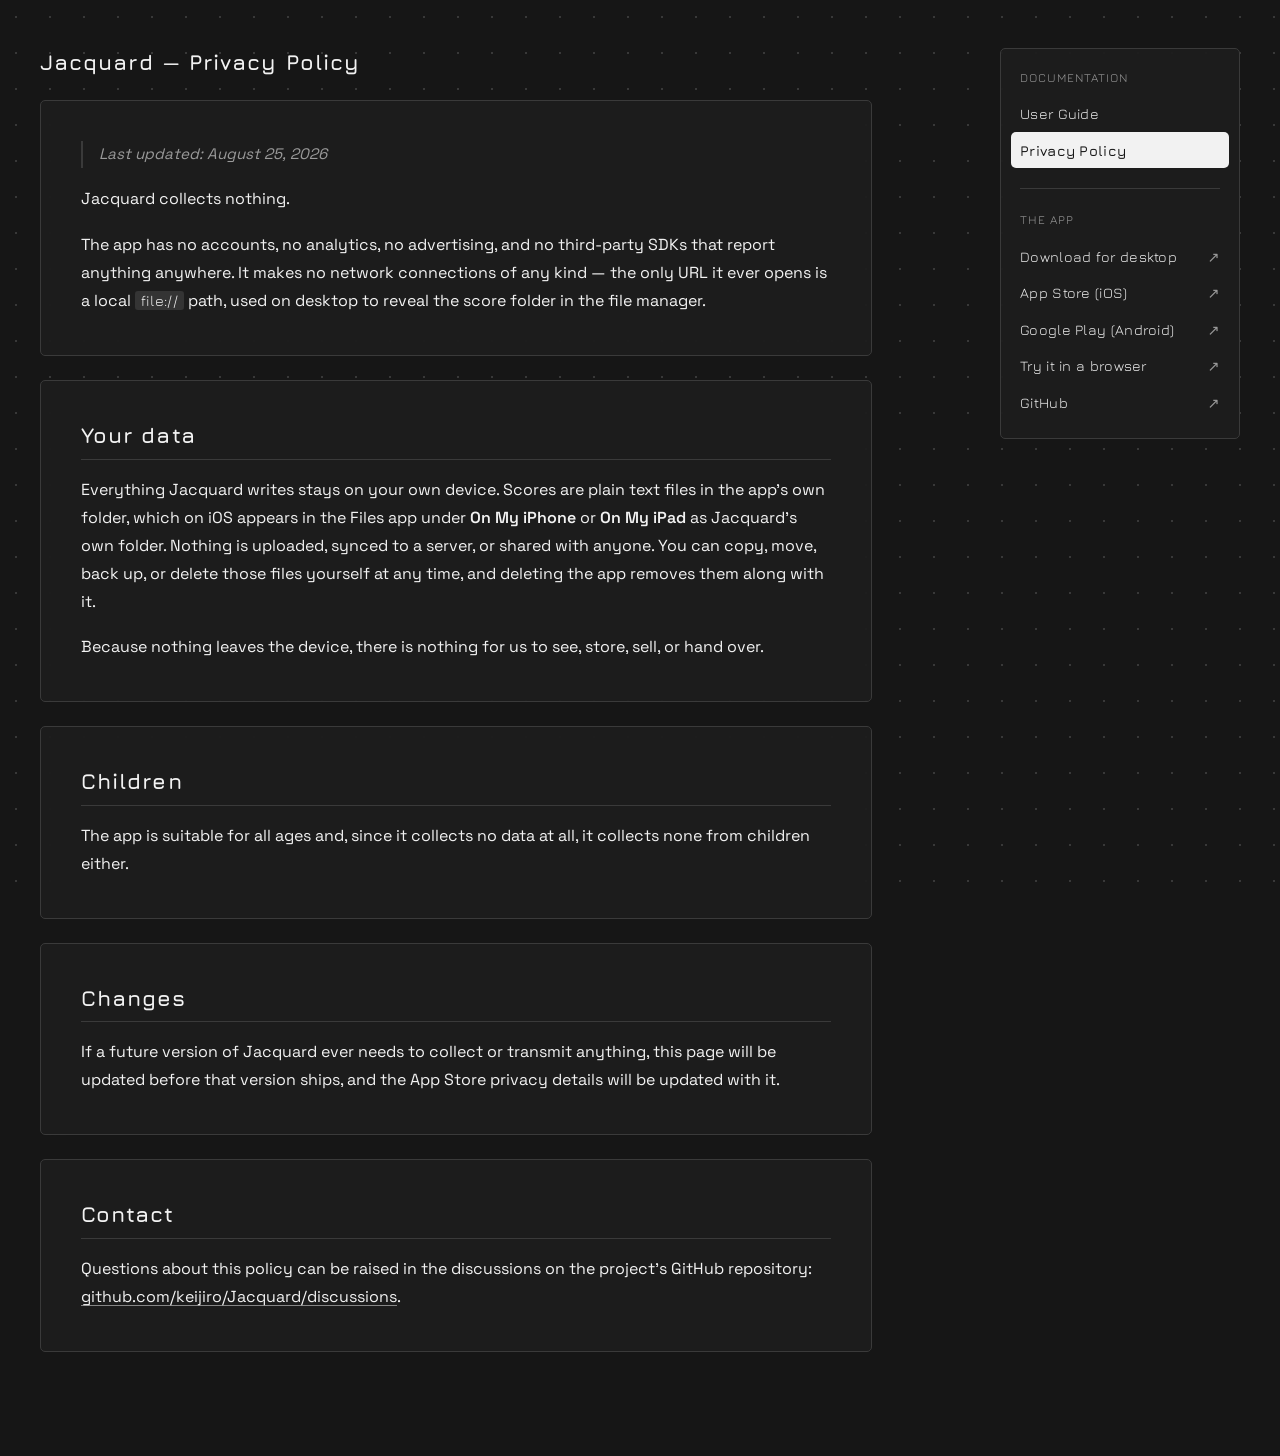
<file: privacy.html>
<!DOCTYPE html>
<html lang="en">
<head>
<meta charset="utf-8">
<meta name="viewport" content="width=device-width, initial-scale=1">
<title>Privacy Policy — Jacquard</title>
<meta name="description" content="Jacquard collects nothing. No accounts, no analytics, no advertising, and no network connections of any kind.">
<link rel="icon" href="assets/favicon.svg" type="image/svg+xml">
<link rel="icon" href="assets/favicon.png" sizes="16x16">
<link rel="preconnect" href="https://fonts.googleapis.com">
<link rel="preconnect" href="https://fonts.gstatic.com" crossorigin>
<link href="https://fonts.googleapis.com/css2?family=Jura:wght@400;600&family=Space+Grotesk:wght@400..700&display=swap" rel="stylesheet">
<link rel="stylesheet" href="assets/style.css">
<meta property="og:title" content="Privacy Policy — Jacquard">
<meta property="og:description" content="Jacquard collects nothing.">
<meta property="og:type" content="website">
</head>
<body>

<div class="backdrop" aria-hidden="true"></div>

<div class="page">

<main>

  <h1>Jacquard — Privacy Policy</h1>

  <section class="panel">
    <p class="note"><em>Last updated: August 25, 2026</em></p>

    <p>Jacquard collects nothing.</p>

    <p>The app has no accounts, no analytics, no advertising, and no third-party SDKs that
    report anything anywhere. It makes no network connections of any kind — the only URL
    it ever opens is a local <span class="ui">file://</span> path, used on desktop to
    reveal the score folder in the file manager.</p>
  </section>

  <section class="panel">
    <h2 id="data">Your data</h2>

    <p>Everything Jacquard writes stays on your own device. Scores are plain text files in
    the app's own folder, which on iOS appears in the Files app under <strong>On My
    iPhone</strong> or <strong>On My iPad</strong> as Jacquard's own folder. Nothing is
    uploaded, synced to a server, or shared with anyone. You can copy, move, back up, or
    delete those files yourself at any time, and deleting the app removes them along with
    it.</p>

    <p>Because nothing leaves the device, there is nothing for us to see, store, sell, or
    hand over.</p>
  </section>

  <section class="panel">
    <h2 id="children">Children</h2>

    <p>The app is suitable for all ages and, since it collects no data at all, it collects
    none from children either.</p>
  </section>

  <section class="panel">
    <h2 id="changes">Changes</h2>

    <p>If a future version of Jacquard ever needs to collect or transmit anything, this
    page will be updated before that version ships, and the App Store privacy details will
    be updated with it.</p>
  </section>

  <section class="panel">
    <h2 id="contact">Contact</h2>

    <p>Questions about this policy can be raised in the discussions on the project's
    GitHub repository:
    <a href="https://github.com/keijiro/Jacquard/discussions">github.com/keijiro/Jacquard/discussions</a>.</p>
  </section>

</main>

<aside class="rail">
  <div class="rail-panel">
    <div class="group">
      <p class="label">Documentation</p>
      <a href="./">User Guide</a>
      <a href="privacy.html" aria-current="page">Privacy Policy</a>
    </div>

    <div class="group">
      <p class="label">The App</p>
      <a href="https://github.com/keijiro/Jacquard/releases">Download for desktop <span class="out" aria-hidden="true">&#8599;</span></a>
      <a href="https://apps.apple.com/app/id6804390464">App Store (iOS) <span class="out" aria-hidden="true">&#8599;</span></a>
      <a href="https://play.google.com/store/apps/details?id=jp.radiumsoftware.jacquard">Google Play (Android) <span class="out" aria-hidden="true">&#8599;</span></a>
      <a href="https://www.keijiro.tokyo/jacquard-web/">Try it in a browser <span class="out" aria-hidden="true">&#8599;</span></a>
      <a href="https://github.com/keijiro/Jacquard">GitHub <span class="out" aria-hidden="true">&#8599;</span></a>
    </div>
  </div>
</aside>

</div>

</body>
</html>
</file>
<file: assets/style.css>
/* Jacquard user guide
 *
 * The page is the app's own screen turned into a document: the same palette, the app's
 * own face on everything that is looked at rather than read, and the same ground the
 * score is read against. What is different is
 * what is in front of it. The app puts tiles on that ground, which are marks the eye
 * picks out; a manual puts paragraphs on it, and a paragraph read over a lattice is a
 * paragraph nobody finishes. So the ground is left as the app draws it and everything
 * that carries words is given a ground of its own to sit on. */

/* The palette
 *
 * One ramp of greys, no gradients, nothing coloured to carry meaning — the app's
 * standing decision, and the values are Style.cs's own. What a thing is saying is said
 * by where it sits on the ramp and by how much air is around it. */

:root {
  color-scheme: dark;

  --background: #161616;      /* Style.Background */
  --panel: #1e1e1e;           /* Style.Panel */
  --panel-line: #3a3a3a;      /* Style.PanelLine */
  --control: #343434;         /* Style.ControlBackground */
  --control-hover: #444444;   /* Style.ControlHover */
  --dot: #4e4e4e;             /* Style.Dot, the lattice */
  --link: #868686;            /* Style.Link */
  --label: #9a9a9a;           /* Style.Label */
  --note-line: #e8e8e8;       /* Style.NoteLine */
  --ink: #f2f2f2;             /* Style.NoteText */

  --radius: 5px;              /* Style.Radius */
  --line: 1px solid var(--panel-line);

  /* The interface's face, and one for the prose. Both from Google Fonts. Jura is the
   * app's own and carries every heading, label and link here — the things that are
   * looked at. Running text is Space Grotesk, which is the one thing on the page that is
   * read rather than looked at: the same flat, drawn geometry as Jura, and unlike Jura
   * cut for paragraphs. */
  --face-ui: "Jura", system-ui, sans-serif;
  --face-text: "Space Grotesk", -apple-system, BlinkMacSystemFont, "Segoe UI",
               "Helvetica Neue", Arial, sans-serif;
}

*, *::before, *::after { box-sizing: border-box; }

html { scroll-behavior: smooth; scroll-padding-top: 1.5rem; }

@media (prefers-reduced-motion: reduce) {
  html { scroll-behavior: auto; }
  * { transition: none !important; }
}

body {
  margin: 0;
  background: var(--background);
  color: var(--ink);
  font-family: var(--face-text);
  font-size: 16px;
  line-height: 1.75;
  -webkit-font-smoothing: antialiased;
}

/* Selected text is the pale end of the ramp, which is what engaged means here. */
::selection { background: var(--ink); color: var(--background); }

:focus-visible { outline: 2px solid var(--ink); outline-offset: 2px; }

/* The backdrop
 *
 * The plane's lattice, and nothing else: the dot at the centre of every empty cell, at
 * the app's own 30x32 cell with its 4px gutter, so the pitch is the pitch the score is
 * drawn on. It is fixed rather than scrolled, so it stays the ground the document is
 * laid on rather than becoming a pattern that travels with the text. */

.backdrop {
  position: fixed;
  inset: 0;
  z-index: -1;
  pointer-events: none;

  background-image: radial-gradient(circle at 1px 1px,
                                    rgba(78, 78, 78, 0.62) 1px, transparent 0);
  background-size: 34px 36px;
  background-position: 15px 16px;
}

/* The rail
 *
 * Where the guide's own links live, now that there is no row across the top and no
 * block along the bottom. It is the app's arrangement rather than a document's: the
 * score runs down the left and the panel of things one reaches for stands at the right
 * of it, staying where it is while the score moves under the hand.
 *
 * It sticks rather than scrolls away, because a link out of a page this long is worth
 * no less at the end of it than at the top. */

.rail {
  position: sticky;
  top: clamp(1.5rem, 4vw, 3rem);
  align-self: start;
  width: 15rem;
}

/* The panel holds the contents as well now, so it is the one thing on the page that can
 * be taller than the window it is pinned in. It is given the window's height less the
 * air above and below it, and scrolls inside itself when the list runs past that —
 * a stuck panel whose foot is off the bottom of the screen is a panel with entries
 * nobody can reach. */
.rail-panel {
  background: rgba(30, 30, 30, 0.88);
  backdrop-filter: blur(14px);
  -webkit-backdrop-filter: blur(14px);
  border: var(--line);
  border-radius: var(--radius);
  padding: 1.1rem 1.2rem;
  max-height: calc(100vh - 2 * clamp(1.5rem, 4vw, 3rem));
  overflow-y: auto;
  overscroll-behavior: contain;
}

.rail .label {
  font-family: var(--face-ui);
  font-size: 0.75rem;
  letter-spacing: 0.08em;
  text-transform: uppercase;
  color: var(--label);
  margin: 0 0 0.5rem;
}

.rail .label + a { margin-top: 0; }
.rail .group + .group { margin-top: 1.25rem; padding-top: 1.25rem; border-top: var(--line); }

/* Every link here is the app's button: a ground on the ramp, the interface's face, and
 * a hand on it moves the ground up a step. */
.rail a {
  display: block;
  font-family: var(--face-ui);
  font-size: 0.9rem;
  letter-spacing: 0.02em;
  color: var(--ink);
  text-decoration: none;
  padding: 0.35rem 0.6rem;
  margin: 0 -0.6rem;
  border-radius: var(--radius);
  transition: background-color 0.12s ease;
}

.rail a:hover { background: var(--control); }

/* The lit state is the pale end of the ramp, which is what engaged means everywhere in
 * this palette. A pale ground does not take the same weight of type as a dark one — dark
 * type on a bright ground is eaten at its edges — so this one keeps the heavier cut that
 * the headings have given up. It is the app's own rule, and it is four words long. */
.rail a[aria-current="page"] {
  background: var(--ink);
  color: var(--background);
  font-weight: 600;
}

.rail a[aria-current="page"]:hover { background: #d2d2d2; }

/* A link that leaves the guide says so, quietly. */
.rail a .out { color: var(--label); float: right; }
.rail a:hover .out { color: var(--ink); }

/* The contents
 *
 * The list of sections stands in the rail with the rest of the guide's own navigation,
 * because it is the same kind of thing as the links beside it: something reached for
 * while reading, not something read. Each entry is a rail link like any other and takes
 * the same ground under the hand.
 *
 * The number and the name are two columns rather than a number with a space after it,
 * so every name begins at one edge whatever its number is, and a name too long for the
 * rail wraps under itself instead of back under the number. The column is fixed at the
 * width of the widest number the list can reach, which is what makes the edge hold. */

.rail .contents ol {
  list-style: none;
  margin: 0;
  padding: 0;
  counter-reset: section;
}

.rail .contents li { counter-increment: section; }

.rail .contents a {
  display: grid;
  grid-template-columns: 1.9em 1fr;
  align-items: baseline;
  font-size: 0.85rem;
  padding: 0.25rem 0.6rem;
  line-height: 1.5;
}

.rail .contents a::before {
  content: counter(section, decimal-leading-zero);
  color: var(--label);
  font-variant-numeric: tabular-nums;
}

.rail .contents a:hover::before { color: var(--ink); }

/* The document */

.page {
  display: grid;
  grid-template-columns: minmax(0, 1fr) auto;
  gap: clamp(1.5rem, 4vw, 3.5rem);
  padding: clamp(1.5rem, 4vw, 3rem) clamp(1rem, 4vw, 2.5rem) 5rem;
}

/* Wider than it was, and held to the left rather than centred in the window: the rail
 * is what the right of the screen is for. */
main {
  width: 100%;
  max-width: 52rem;
}

/* Everything on the page is set from the left, the way the panels in the app are: a
 * column of things that all begin at the same edge, so the eye returns to one place. */
.hero { margin-bottom: 3rem; }

/* The page says what it is and gets on with it — at the size a section heading is set
 * at, and no larger. The face is drawn for interface type and does not hold together
 * blown up any more than it does set bold; what makes this the title is that it stands
 * outside the panels, not that it shouts. */
h1 {
  font-family: var(--face-ui);
  font-size: 1.35rem;
  letter-spacing: 0.05em;
  line-height: 1.3;
  margin: 0 0 1.5rem;
}

/* Which app the guide is a guide to. It belongs with the title but is not part of the
 * title's sentence, so it is set down the ramp and a size smaller — read when looked
 * for, passed over otherwise. */
h1 .version {
  color: var(--label);
  font-size: 0.85em;
  letter-spacing: 0.03em;
}

/* And which build of it, since a version number names a release and the guide is
 * written against a commit. It is a step further down the ramp again and set a size
 * smaller than the version it follows: a reader checking whether the panel in front of
 * them is the panel on the page reads the version, and only somebody holding the
 * repository open has any use for the hash. */
h1 .commit {
  color: var(--dot);
  font-size: 0.8em;
  letter-spacing: 0.06em;
}

/* The screenshot runs the width of the column, like everything else. */
.shot {
  margin: 0;
}

.shot img {
  width: 100%;
  height: auto;
  display: block;
  border: var(--line);
  border-radius: var(--radius);
}

/* The panels
 *
 * Everything with words in it sits on one of these, and that is the whole answer to
 * reading a document over a background: the ground under the text is nearly opaque and
 * the blur takes the lattice out from under the line of type, while the air between the
 * panels leaves the backdrop somewhere to be seen. */

.panel {
  background: rgba(30, 30, 30, 0.88);
  backdrop-filter: blur(14px);
  -webkit-backdrop-filter: blur(14px);
  border: var(--line);
  border-radius: var(--radius);
  padding: clamp(1.5rem, 4vw, 2.5rem);
  margin-bottom: 1.5rem;
}

/* A section heading is the app's panel header: a label at the top of a box, and a rule
 * under it that is the only line in the panel.
 *
 * Nothing here is set bold. The face is monoline and light by design, and its heavy cut
 * shuts the counters at the sizes headings are set at — so what says this is a heading
 * is its size, the space it is given and the rule under it, not its weight. */
.panel > h2 {
  font-family: var(--face-ui);
  font-size: 1.35rem;
  letter-spacing: 0.05em;
  line-height: 1.3;
  margin: 0 0 1rem;
  padding-bottom: 0.6rem;
  border-bottom: var(--line);
  scroll-margin-top: 1.5rem;
}

.panel h3 {
  font-family: var(--face-ui);
  font-size: 1.1rem;
  letter-spacing: 0.05em;
  color: var(--label);
  text-transform: uppercase;
  margin: 2.5rem 0 0.75rem;
}

.panel p { margin: 0 0 1.1rem; }
.panel p:last-child { margin-bottom: 0; }

.panel strong { font-weight: 600; color: var(--ink); }

a { color: var(--ink); text-decoration-color: var(--link); text-underline-offset: 3px; }
a:hover { text-decoration-color: var(--ink); }

/* The figures
 *
 * Each one is a picture of a score cut to its own bounds, taken at twice the size the
 * interface is laid out at — so it is shown at half its pixel width and stays sharp on
 * a display with the pixels for it. It carries the app's own background, which is this
 * page's background too, so it is given a line around it to say where the picture ends. */

figure {
  margin: 1.75rem 0;
}

figure img {
  max-width: 100%;
  height: auto;
  border: var(--line);
  border-radius: var(--radius);
  background: var(--background);
}

figcaption {
  font-family: var(--face-ui);
  font-size: 0.8rem;
  color: var(--label);
  margin-top: 0.6rem;
  line-height: 1.5;
}

/* An aside: something true of the thing just described that is not part of describing
 * it. Dimmed rather than boxed, the way the app puts back what is on screen but out of
 * reach. */
.note {
  border-left: 2px solid var(--panel-line);
  padding-left: 1rem;
  margin: 1.5rem 0;
  color: var(--label);
  font-size: 0.95rem;
}

.note p { margin: 0; }

/* Keys and buttons named in the text, set in the interface's own face so that a control
 * named on this page looks like the control it names. */
.ui {
  font-family: var(--face-ui);
  letter-spacing: 0.02em;
  background: var(--control);
  border-radius: 3px;
  padding: 0.05em 0.4em;
  font-size: 0.92em;
}

/* The tables
 *
 * A control and what it does is two columns and nothing else, and a run of them is a
 * table rather than a run of paragraphs each restating the shape of the last. The app
 * has no table in it to borrow a look from, so the look is the panel's own carried
 * inwards: a rule under the head, a rule between the rows, and no rule anywhere
 * vertical — the gap between the two columns is what says they are two.
 *
 * The name of the thing is set in the interface's face for the same reason .ui is: the
 * left column is almost always a control, and a control named on this page should look
 * like the control it names. */
.panel table {
  width: 100%;
  border-collapse: collapse;
  margin: 1.5rem 0;
  font-size: 0.95rem;
  line-height: 1.6;
  text-align: left;
}

.panel table th {
  font-family: var(--face-ui);
  font-weight: 400;
  font-size: 0.8rem;
  letter-spacing: 0.05em;
  text-transform: uppercase;
  color: var(--label);
  padding: 0 1.25rem 0.6rem 0;
  border-bottom: var(--line);
}

.panel table td {
  padding: 0.7rem 1.25rem 0.7rem 0;
  border-bottom: var(--line);
  vertical-align: top;
}

.panel table tr:last-child td { border-bottom: 0; }
.panel table th:last-child, .panel table td:last-child { padding-right: 0; }

/* The first column names the thing the row is about, so it is set the way a thing on
 * screen is set, and it is kept from wrapping where the text beside it has the whole
 * rest of the width to wrap in. */
.panel table td:first-child {
  font-family: var(--face-ui);
  letter-spacing: 0.02em;
  color: var(--ink);
  white-space: nowrap;
}

/* A heading inside a table, where the app puts one inside a column of rows: the sound's
 * fifteen parameters run under six of them, and a row read out of that list means what
 * the heading over it says it means. It is the app's own heading carried in — a caption
 * across the whole width with the rule already under it, since every row here has one —
 * and the air above it is the gap the panel parts its groups with. */
.panel table tr.group td {
  font-family: var(--face-ui);
  font-size: 0.8rem;
  letter-spacing: 0.05em;
  color: var(--label);
  padding-top: 1.6rem;
  padding-bottom: 0.4rem;
  white-space: nowrap;
}

.panel table tr.group:first-child td { padding-top: 0; }

/* Narrow enough that a column beside the text is a column of nothing: the rail goes
 * back to being a row above it, which is where it came from. */
@media (max-width: 820px) {
  .page { grid-template-columns: minmax(0, 1fr); }

  .rail {
    position: static;
    width: auto;
    order: -1;
    display: flex;
    align-items: center;
    gap: 1rem;
    flex-wrap: wrap;
    margin-bottom: 1rem;
  }

  .rail-panel {
    max-height: none;
    overflow: visible;
    flex: 1;
    display: flex;
    align-items: center;
    gap: 0.3rem;
    flex-wrap: wrap;
    padding: 0.5rem 0.6rem;
  }

  .rail .label { display: none; }
  .rail .group { display: contents; }
  .rail .group + .group { margin: 0; padding: 0; border: 0; }
  .rail a { margin: 0; }
  .rail a .out { display: none; }

  /* Twelve sections do not go in a row of links, so the contents drops out of the row
   * and takes the whole width under it, in as many columns as the width will hold. Its
   * label comes back, since down here it is the only thing saying what the list is. */
  .rail .group.contents {
    display: block;
    width: 100%;
    margin: 0.5rem 0;
    padding: 0.5rem 0;
    border-top: var(--line);
    border-bottom: var(--line);
  }

  .rail .group.contents .label { display: block; margin-bottom: 0.25rem; }

  .rail .contents ol {
    display: grid;
    grid-template-columns: repeat(auto-fill, minmax(11rem, 1fr));
    column-gap: 0.5rem;
  }
}

@media (max-width: 480px) {
  body { font-size: 15px; }
  .rail a { font-size: 0.85rem; padding: 0.3rem 0.5rem; }
}

/* Two columns need two columns' worth of width. Below that the row stacks: the name
 * over what it does, which is the same reading in one column instead of two. The head
 * goes, since with the columns gone there is nothing left for it to be the head of —
 * and every table here names its rows in the first cell anyway. */
@media (max-width: 560px) {
  .panel table, .panel table tbody, .panel table tr, .panel table td { display: block; }
  .panel table thead { display: none; }

  .panel table tr { border-bottom: var(--line); padding: 0.7rem 0; }
  .panel table tr:last-child { border-bottom: 0; padding-bottom: 0; }

  .panel table td { padding: 0; border: 0; white-space: normal; }
  .panel table td:first-child { color: var(--label); }

  /* A group's heading keeps its air, and the row is where it goes now that a cell has
   * no padding of its own. */
  .panel table tr.group { padding-top: 1.8rem; }
  .panel table tr.group:first-child { padding-top: 0.7rem; }
  .panel table tr.group td { padding-top: 0; padding-bottom: 0; }
}
</file>
